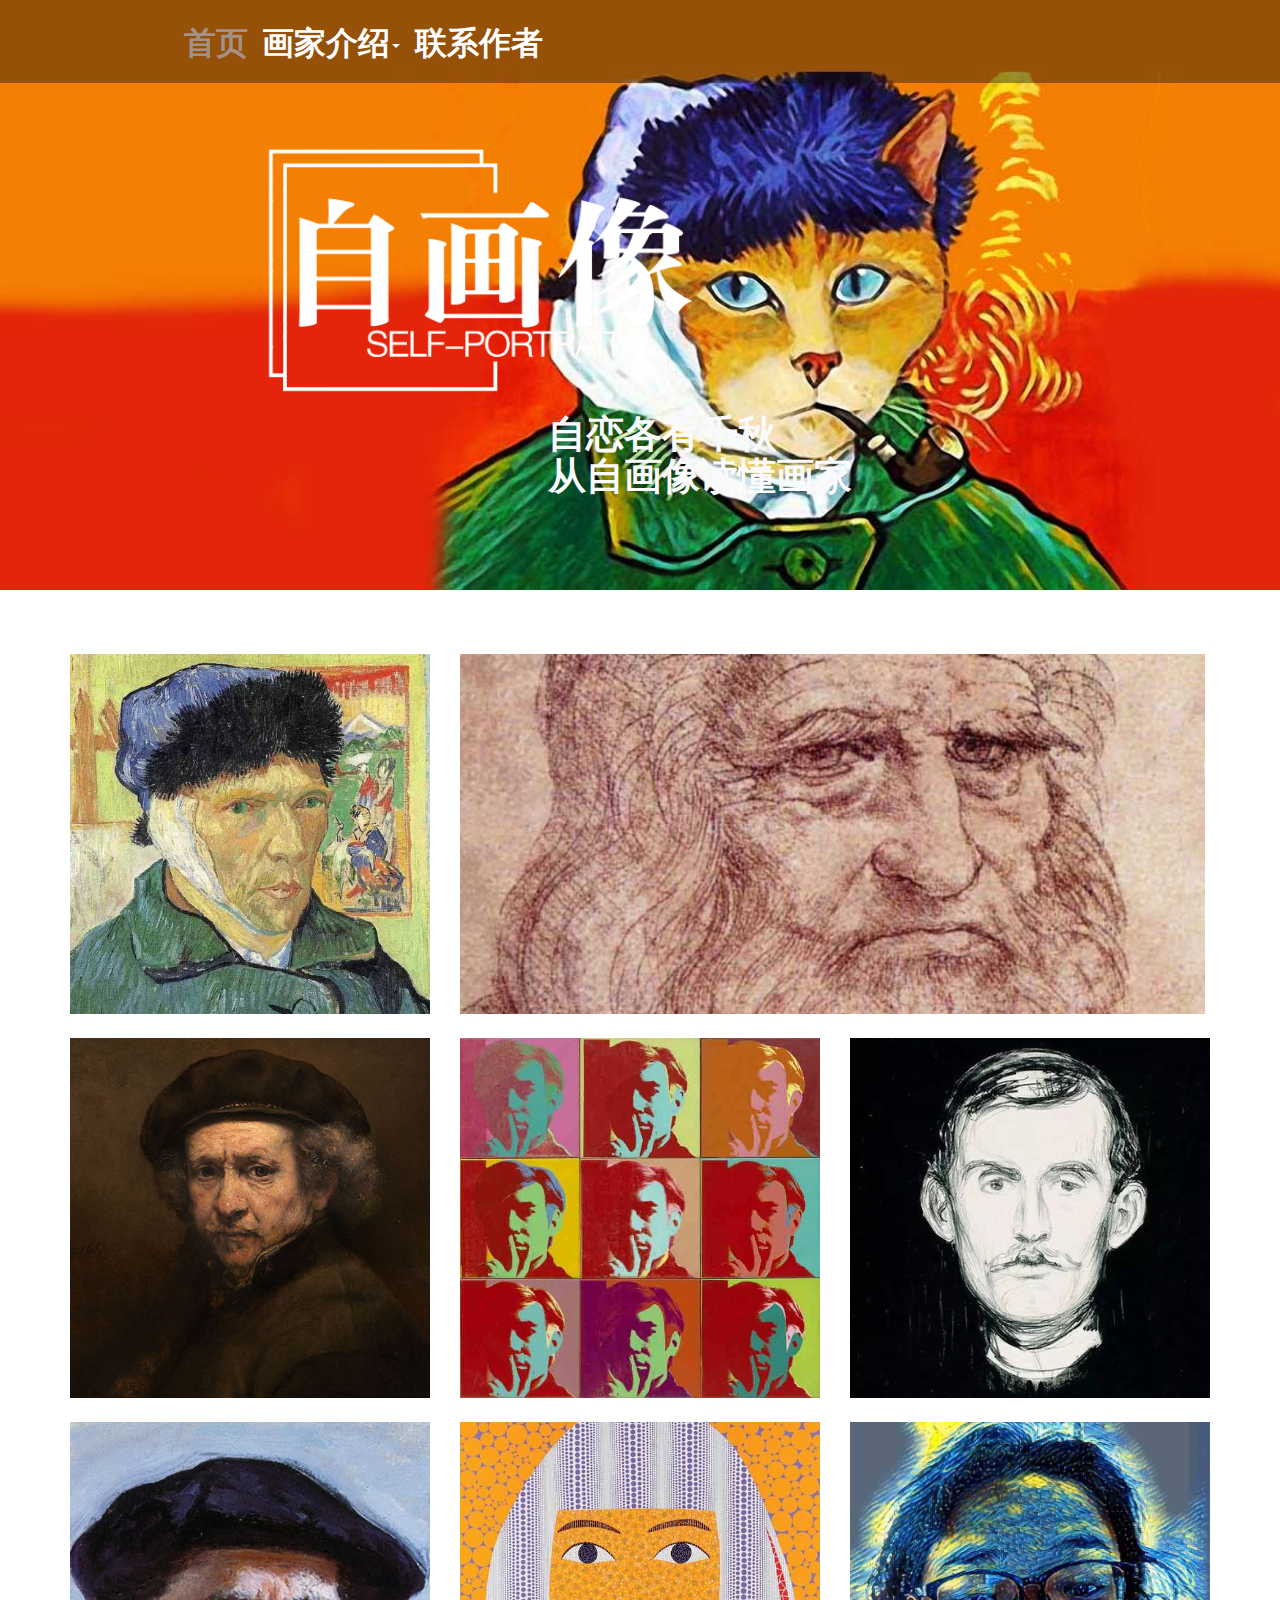
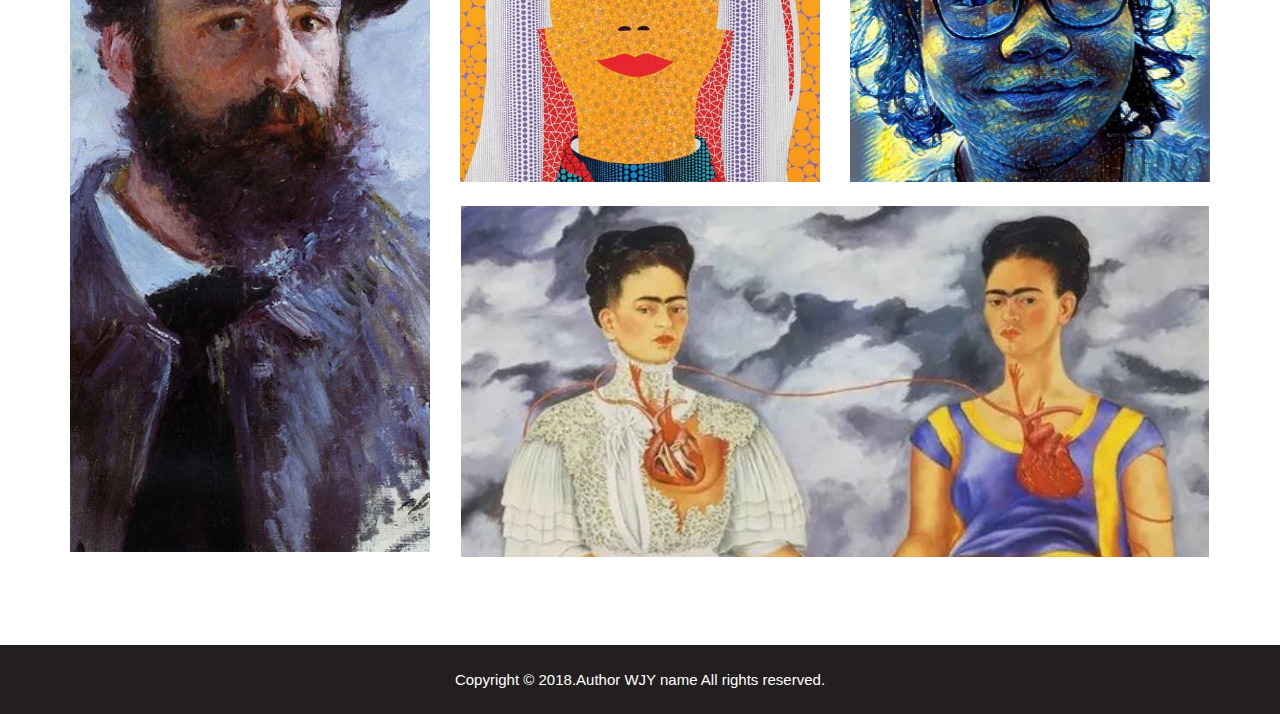
<file: index.html>
<!DOCTYPE html>
<html>
<head>
<title>主页</title>
<link href="css/bootstrap.css" rel="stylesheet" type="text/css" media="all">
<link href="css/style.css" rel="stylesheet" type="text/css" media="all"/>
<link rel="stylesheet" href="https://cdn.staticfile.org/twitter-bootstrap/3.3.7/css/bootstrap.min.css">
<!--网络字体-->
<link href='https://fonts.googleapis.com/css?family=Roboto+Slab:400,100,300,700' rel='stylesheet' type='text/css'>
<!--js-->
<script src="js/jquery.min.js"></script>
<meta name="viewport" content="width=device-width, initial-scale=1">
<script type="application/x-javascript"> addEventListener("load", function() { setTimeout(hideURLbar, 0); }, false); function hideURLbar(){ window.scrollTo(0,1); } </script>
<script src="https://cdn.staticfile.org/jquery/2.1.1/jquery.min.js"></script>
<script src="https://cdn.staticfile.org/twitter-bootstrap/3.3.7/js/bootstrap.min.js"></script>

<!--开始-平滑滚动smooth scroll -->
<script type="text/javascript" src="js/move-top.js"></script>
<script type="text/javascript" src="js/easing.js"></script>
	<script type="text/javascript">
			jQuery(document).ready(function($) {
				$(".scroll").click(function(event){		
					event.preventDefault();
					$('html,body').animate({scrollTop:$(this.hash).offset().top},1000);
				});
			});
	</script>
<!-- //结束平滑滚动smooth scroll -->
<script src="js/jquery.magnific-popup.js" type="text/javascript"></script>
<link href="css/magnific-popup.css" rel="stylesheet" type="text/css">
<script>
			$(document).ready(function() {
				$('.popup-with-zoom-anim').magnificPopup({
					type: 'inline',
					fixedContentPos: false,
					fixedBgPos: true,
					overflowY: 'auto',
					closeBtnInside: true,
					preloader: false,
					midClick: true,
					removalDelay: 300,
					mainClass: 'my-mfp-zoom-in'
			});
		});
		</script>
</head>
<body>
<!--网页顶部header-->
 <div class="header" id="home">
		<div class="strip">
				<div class="container">
						  <div class="header-main">
								  <span class="menu"><img src="images/icon.png"> </span> 
								  <div class="clear"> </div>
								  <div class="header-right">  	         	
												<ul class="res">
													 <li><a  class="active" href="index.html">首页</a></li>
													 <li class="dropdown">
														 <a  class="dropdown-toggle" data-toggle="dropdown" href="#">
															 画家介绍<span class="caret"></span>
														 </a>
														 <ul class="dropdown-menu">
																<li><a href="fangao.html">文森特·梵高</a></li>
																<li><a href="dafenqi.html">达·芬奇</a></li>
																<li><a href="lunbolang.html">伦勃朗</a></li>
																<li><a href="andiwohuoer.html">安迪·沃霍尔</a></li>
																<li><a href="mengke.html">爱德华·蒙克</a></li>
																<li><a href="monai.html">克劳德·莫奈</a></li>
																<li><a href="cjms.html">草间弥生</a></li>
																<li><a href="fulida.html">弗里达·卡罗</a></li>
														 </ul>
													</li>
													 <li><a href="contact.html">联系作者</a></li>
												 </ul> 
												  <script>
																		   $( "span.menu").click(function() {
																											 $(  "ul.res" ).slideToggle("slow", function() {
																											  // Animation complete.
																											  });
																											  });
																	  </script>
																					
								 </div>
							 <div class="clearfix"> </div>
						 </div>
				</div> 
	   </div>
	    <div class="logo">
			<div>
					<a href="index.html"><img src="images/logo.png" height="300px"></a>
			</div>
			<h1 class="ppp">自恋各有千秋 <br> 从自画像读懂画家</h1>    
		</div>
 </div>
 <!---弹出框---->
					  <script type="text/javascript" src="js/modernizr.custom.min.js"></script>    
					<link href="css/popuo-box.css" rel="stylesheet" type="text/css" media="all"/>
					<script src="js/jquery.magnific-popup.js" type="text/javascript"></script>
			<!---//弹出框---->

<!--工作区域-->
<div class="work">
	<div class="container">
		<div class="row work-row">
			<a href="#small-dialog" class="thickbox play-icon popup-with-zoom-anim"><div class="col-md-4 work-column">
				<img src="images/fangao.jpg" alt="" class="img-cap" height="360px" width="360px">
				<div class="caption">
					  <div class="text">
					        <h3>梵高</h3>
					        <p>文森特·梵高（Vincent van Gogh，1853—1890）</br>荷兰后印象派画家。</br>代表作有《星月夜》、自画像系列、向日葵系列等。</p>
					  </div>
				</div>
			</div>
			</a>
			<div id="small-dialog" class="mfp-hide">
				<div class="image-top">
					<img src="images/fangao2.jpg" />
					<a href="fangao.html" class=".btn-danger">了解更多</a>
				</div>
			</div>
			<a href="#small-dialog1" class="thickbox play-icon popup-with-zoom-anim"><div class="col-md-8 work-column">
				<img src="images/dafenqi.jpg" alt="" class="img-width" height="360px" width="745px">
				<div class="caption capt">
					<div class="text sma">
					        <h3>达芬奇</h3>
					        <p>达·芬奇是列奥纳多·迪·皮耶罗·达·芬奇 （意大利文原名：Leonardo di ser Piero da Vinci）（1452年4月15日—1519年5月2日），意大利著名画家、科学家，与拉斐尔、米开朗基罗并称意大利文艺复兴三杰，也是整个欧洲文艺复兴时期的代表之一。</p>
					  </div>
				</div>
			</div>
		</a>
		<div id="small-dialog1" class="mfp-hide">
				<div class="image-top">
					<img src="images/dafenqi2.jpg"/>
					<a href="dafenqi.html" class=".btn-danger">了解更多</a>
				</div>
			</div>
			<div class="clearfix"> </div> 
		</div>
		<div class="row work-row1">
			<a href="#small-dialog2" class="thickbox play-icon popup-with-zoom-anim"><div class="col-md-4 work-column">
				<img src="images/lunbolang1.jpg" alt="" class="img-cap" height="360px" width="360px">
				<div class="caption">
					<div class="text">
					        <h3>伦勃朗</h3>
					        <p>伦勃朗·哈尔曼松·凡·莱因</br>（Rembrandt Harmenszoon van Rijn，1606-1669）</br>是欧洲17世纪最伟大的画家之一</br>也是荷兰历史上最伟大的画家。</p>
					  </div>
				</div>
			</div>
		</a>
		<div id="small-dialog2" class="mfp-hide">
				<div class="image-top">
					<img src="images/lunbolang2.jpg"/>
					<a href="lunbolang.html" class=".btn-danger">了解更多</a>
				</div>
			</div>
			<a href="#small-dialog3" class="thickbox play-icon popup-with-zoom-anim"><div class="col-md-4 work-column">
				<img src="images/huowoer.jpg" alt="" class="img-cap" height="360px" width="360px">
				<div class="caption">
					<div class="text">
					        <h3>安迪·沃霍尔</h3>
					        <p>安迪·沃霍尔（Andy Warhol，1928—1987）</br>被誉为20世纪艺术界最有名的人物之一是波普艺术的倡导者和领袖。</p>
					  </div>
				</div>
			</div>
		</a>
		<div class="tlinks">Collect from <a href="http://www.cssmoban.com/" >企业网站模板</a></div>
		<div id="small-dialog3" class="mfp-hide">
				<div class="image-top">
					<img src="images/huowoer.jpg"/>
					<a href="andiwohuoer.html" class=".btn-danger">了解更多</a>
				</div>
			</div>
			<a href="#small-dialog4" class="thickbox play-icon popup-with-zoom-anim"><div class="col-md-4 work-column">
				<img src="images/mengke1.jpg" alt="" class="img-cap" height="360px" width="360px">
				<div class="caption">
					<div class="text">
					        <h3>爱德华·蒙克</h3>
					        <p>爱德华·蒙克（Edvard Munch，1863—1944）</br>挪威表现主义画家、版画复制匠，现代表现主义绘画的先驱。</p>
					  </div>
				</div>
			</div>
		</a>
		<div id="small-dialog4" class="mfp-hide">
				<div class="image-top">
					<img src="images/mengke2.jpg"/>
					<a href="mengke.html" class=".btn-danger">了解更多</a>
				</div>
			</div>
		</div>
		<div class="row work-row1">
			<a href="#small-dialog5" class="thickbox play-icon popup-with-zoom-anim"><div class="col-md-4 work-column">
				<img src="images/monai1.jpg" alt="" class="img-height" height="730px" width="360px">
				<div class="caption car">
					<div class="text big">
					        <h3>克劳德·莫奈</h3>
					        <p>克劳德·莫奈（Claude Monet，1840－1926）</br>法国画家，被誉为“印象派领导者”</br>是印象派代表人物和创始人之一。</p>
					  </div>
				</div>
			</div>
		</a>
		<div id="small-dialog5" class="mfp-hide">
				<div class="image-top">
					<img src="images/monai2.jpg"/>
					<a href="monai.html" class=".btn-danger">了解更多</a>
				</div>
			</div>
			<div class="col-md-8" >
				<div class="row">
					<a href="#small-dialog6" class="thickbox play-icon popup-with-zoom-anim"><div class="col-md-6 work-column">
						<img src="images/cjms1.jpg" alt="" class="img-cap" height="360px" width="360px">
						<div class="caption">
							<div class="text">
					        <h3>草间弥生</h3>
					        <p>草间弥生(Yayoi Kusama 1929—— )世界的波点女王，日本国宝级艺术家</p>
					  </div>
						</div>
					</div>
				</a>
				<div id="small-dialog6" class="mfp-hide">
				<div class="image-top">
					<img src="images/cjms2.jpg"/>
					<a href="cjms.html" class=".btn-danger">了解更多</a>
				</div>
			</div>
					<a href="#small-dialog7" class="thickbox play-icon popup-with-zoom-anim"><div class="col-md-6 work-column">
						<img src="images/myself.jpg" alt="" class="img-cap" height="360px" width="360px">
						<div class="caption">
							<div class="text">
					        <h2>我</h2>
					  </div>
						</div>
					</div>
				</a>
				<div id="small-dialog7" class="mfp-hide">
				<div class="image-top">
					<img src="images/myself.jpg"/>
				</div>
			</div>
					<div class="clearfix"> </div>
					<a href="#small-dialog8" class="thickbox play-icon popup-with-zoom-anim"><div class="cat-row work-column">
						<img src="images/fulida1.jpg" alt="" class="img-width">
						<div class="caption cat">
							<div class="text sma">
					        <h3>弗里达·卡罗</h3>
					        <p>弗里达·卡罗（Frida Kahlo 1907年7月6日－1954年7月13日）是一位知名的墨西哥女画家。</p>
					  </div>
						</div>
					</div>
				</a>
				<div id="small-dialog8" class="mfp-hide">
				<div class="image-top">
					<img src="images/fulida2.jpg"/>
					<a href="fulida.html" class=".btn-danger">了解更多</a>
				</div>
			</div>
				</div>
				
			</div>
		</div>
	</div>
</div>

  <!--底部开始-->
  <div class="footer">
		<div class="container">
				 <div class="footer-main">
							<p>Copyright &copy; 2018.Author WJY name All rights reserved.</p>
				 </div> 
		</div>
		<script type="text/javascript">
								$(document).ready(function() {
									/*
									*****返回顶部******
									var defaults = {
										  containerID: 'toTop', // fading element id
										containerHoverID: 'toTopHover', // fading element hover id
										scrollSpeed: 1200,
										easingType: 'linear' 
									 };
									*/
									
									$().UItoTop({ easingType: 'easeOutQuart' });
									
								});
							</script>
				<a href="#" id="toTop" style="display: block;"> <span id="toTopHover" style="opacity: 1;"> </span></a>
</div>
	
</body>
</html>
</file>
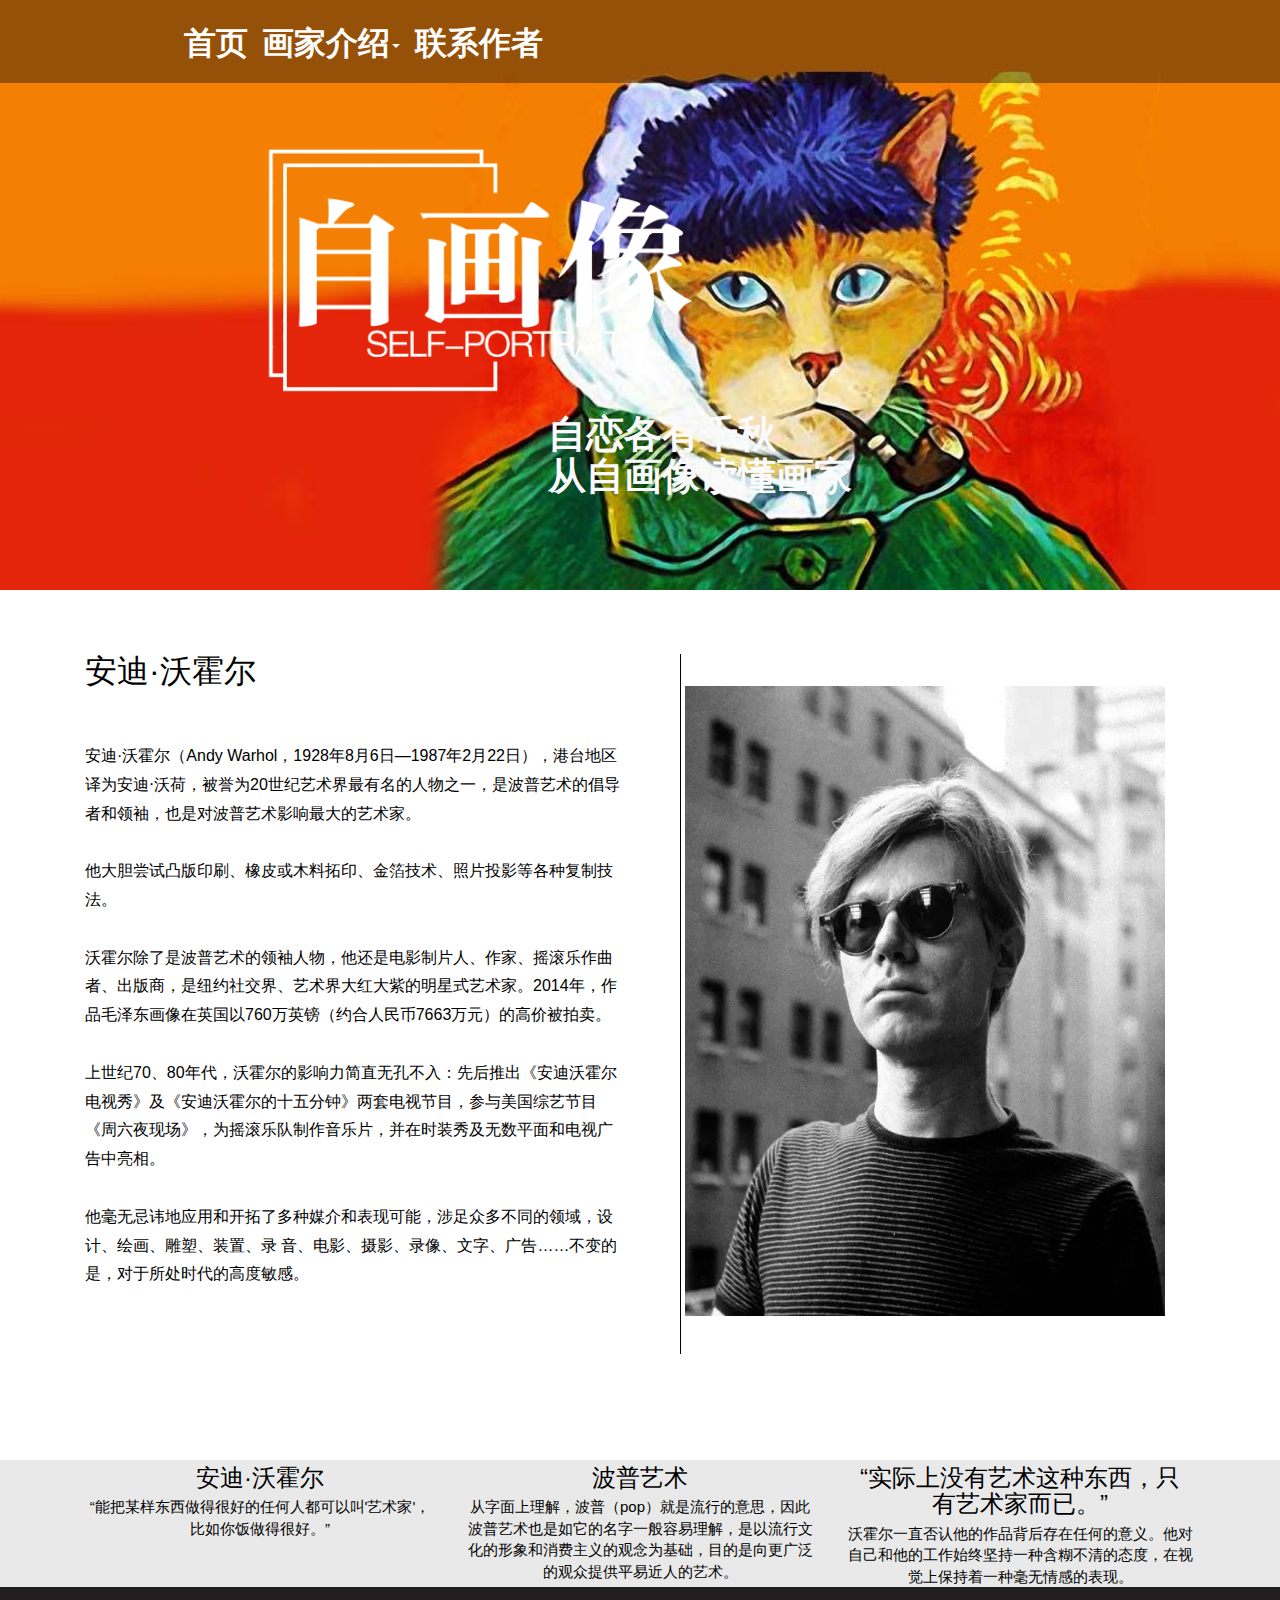
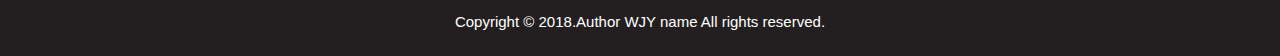
<file: andiwohuoer.html>
<!DOCTYPE html>
<html>
<head>
<title>安迪·沃霍尔</title>
<link href="css/bootstrap.css" rel="stylesheet" type="text/css" media="all">
<link href="css/style.css" rel="stylesheet" type="text/css" media="all"/>
<link rel="stylesheet" href="https://cdn.staticfile.org/twitter-bootstrap/3.3.7/css/bootstrap.min.css">
<!--网络字体-->
<link href='https://fonts.googleapis.com/css?family=Roboto+Slab:400,100,300,700' rel='stylesheet' type='text/css'>
<!--js-->
<script src="js/jquery.min.js"></script>
<meta name="viewport" content="width=device-width, initial-scale=1">
<script type="application/x-javascript"> addEventListener("load", function() { setTimeout(hideURLbar, 0); }, false); function hideURLbar(){ window.scrollTo(0,1); } </script>
<script src="https://cdn.staticfile.org/jquery/2.1.1/jquery.min.js"></script>
<script src="https://cdn.staticfile.org/twitter-bootstrap/3.3.7/js/bootstrap.min.js"></script>
<!--开始-平滑滚动smooth scroll -->
<script type="text/javascript" src="js/move-top.js"></script>
<script type="text/javascript" src="js/easing.js"></script>
	<script type="text/javascript">
			jQuery(document).ready(function($) {
				$(".scroll").click(function(event){		
					event.preventDefault();
					$('html,body').animate({scrollTop:$(this.hash).offset().top},1000);
				});
			});
	</script>
<!-- //结束平滑滚动smooth scroll -->
</head>
<body>
<!--网页顶部header-->
<div class="header" id="home">
		<div class="strip">
				<div class="container">
						  <div class="header-main">
								  <span class="menu"><img src="images/icon.png"> </span> 
								  <div class="clear"> </div>
								  <div class="header-right">  	         	
												<ul class="res">
													 <li><a  href="index.html">首页</a></li>
													 <li class="dropdown">
														 <a  class="dropdown-toggle" data-toggle="dropdown" href="#">
															 画家介绍<span class="caret"></span>
														 </a>
														 <ul class="dropdown-menu">
															<li><a href="fangao.html">文森特·梵高</a></li>
															<li><a href="dafenqi.html">达·芬奇</a></li>
															<li><a href="lunbolang.html">伦勃朗</a></li>
															<li><a href="andiwohuoer.html">安迪·沃霍尔</a></li>
															<li><a href="mengke.html">爱德华·蒙克</a></li>
															<li><a href="monai.html">克劳德·莫奈</a></li>
															<li><a href="cjms.html">草间弥生</a></li>
															<li><a href="fulida.html">弗里达·卡罗</a></li>
													 </ul>
													</li>
													 <li><a href="contact.html">联系作者</a></li>
												 </ul> 
												  <script>
																		   $( "span.menu").click(function() {
																											 $(  "ul.res" ).slideToggle("slow", function() {
																											  // Animation complete.
																											  });
																											  });
																	  </script>
																					
								 </div>
							 <div class="clearfix"> </div>
						 </div>
				</div> 
	   </div>
	    <div class="logo">
			<div>
					<a href="index.html"><img src="images/logo.png" height="300px"></a>
			</div>
			<h1 class="ppp">自恋各有千秋 <br> 从自画像读懂画家</h1>    
		</div>
 </div>
<!--头部结束end-->

<div class="work-us">
	<div class="container">
		<div class="work-us-main">
			<div class="col-md-6 work-us-left">
				<h3>安迪·沃霍尔</h3>
				<p></br>安迪·沃霍尔（Andy Warhol，1928年8月6日—1987年2月22日），港台地区译为安迪‧沃荷，被誉为20世纪艺术界最有名的人物之一，是波普艺术的倡导者和领袖，也是对波普艺术影响最大的艺术家。</br></br>
					他大胆尝试凸版印刷、橡皮或木料拓印、金箔技术、照片投影等各种复制技法。</br></br>
					沃霍尔除了是波普艺术的领袖人物，他还是电影制片人、作家、摇滚乐作曲者、出版商，是纽约社交界、艺术界大红大紫的明星式艺术家。2014年，作品毛泽东画像在英国以760万英镑（约合人民币7663万元）的高价被拍卖。</br></br>
					上世纪70、80年代，沃霍尔的影响力简直无孔不入：先后推出《安迪沃霍尔电视秀》及《安迪沃霍尔的十五分钟》两套电视节目，参与美国综艺节目《周六夜现场》，为摇滚乐队制作音乐片，并在时装秀及无数平面和电视广告中亮相。</br></br>
					他毫无忌讳地应用和开拓了多种媒介和表现可能，涉足众多不同的领域，设计、绘画、雕塑、装置、录
					音、电影、摄影、录像、文字、广告……不变的是，对于所处时代的高度敏感。
				</p>
			  <span class="ver-line"> </span>
			</div>
			<div class="col-md-6 work-up-right">
				<img src="images/andizhaopian.jpg" width="480px" height="630px">				
			</div>
		  <div class="clearfix"> </div>
		</div>
	</div>
</div>


<div class="about">
	<div class="container">
		<div class="about-main">
			<div class="col-md-4 about-top">
				<h3>安迪·沃霍尔</h3>
				<p>“能把某样东西做得很好的任何人都可以叫'艺术家'，比如你饭做得很好。”</p>
			</div>
			<div class="col-md-4 about-top">
				<h3>波普艺术</h3>
				<p>从字面上理解，波普（pop）就是流行的意思，因此波普艺术也是如它的名字一般容易理解，是以流行文化的形象和消费主义的观念为基础，目的是向更广泛的观众提供平易近人的艺术。</p>
			</div>
			<div class="col-md-4 about-top">
				<h3>“实际上没有艺术这种东西，只有艺术家而已。”</h3>
				<p>沃霍尔一直否认他的作品背后存在任何的意义。他对自己和他的工作始终坚持一种含糊不清的态度，在视觉上保持着一种毫无情感的表现。</p>
			</div>
		 <div class="clearfix"> </div>
		</div>
	</div>
</div>

  <!--底部开始-->
  <div class="footer">
		<div class="container">
				 <div class="footer-main">
							<p>Copyright &copy; 2018.Author WJY name All rights reserved.</p>
				 </div> 
		</div>
		<script type="text/javascript">
								$(document).ready(function() {
									/*
									*****返回顶部******
									var defaults = {
										  containerID: 'toTop', // fading element id
										containerHoverID: 'toTopHover', // fading element hover id
										scrollSpeed: 1200,
										easingType: 'linear' 
									 };
									*/
									
									$().UItoTop({ easingType: 'easeOutQuart' });
									
								});
							</script>
				<a href="#" id="toTop" style="display: block;"> <span id="toTopHover" style="opacity: 1;"> </span></a>
</div>
	
</body>
</html>
</file>
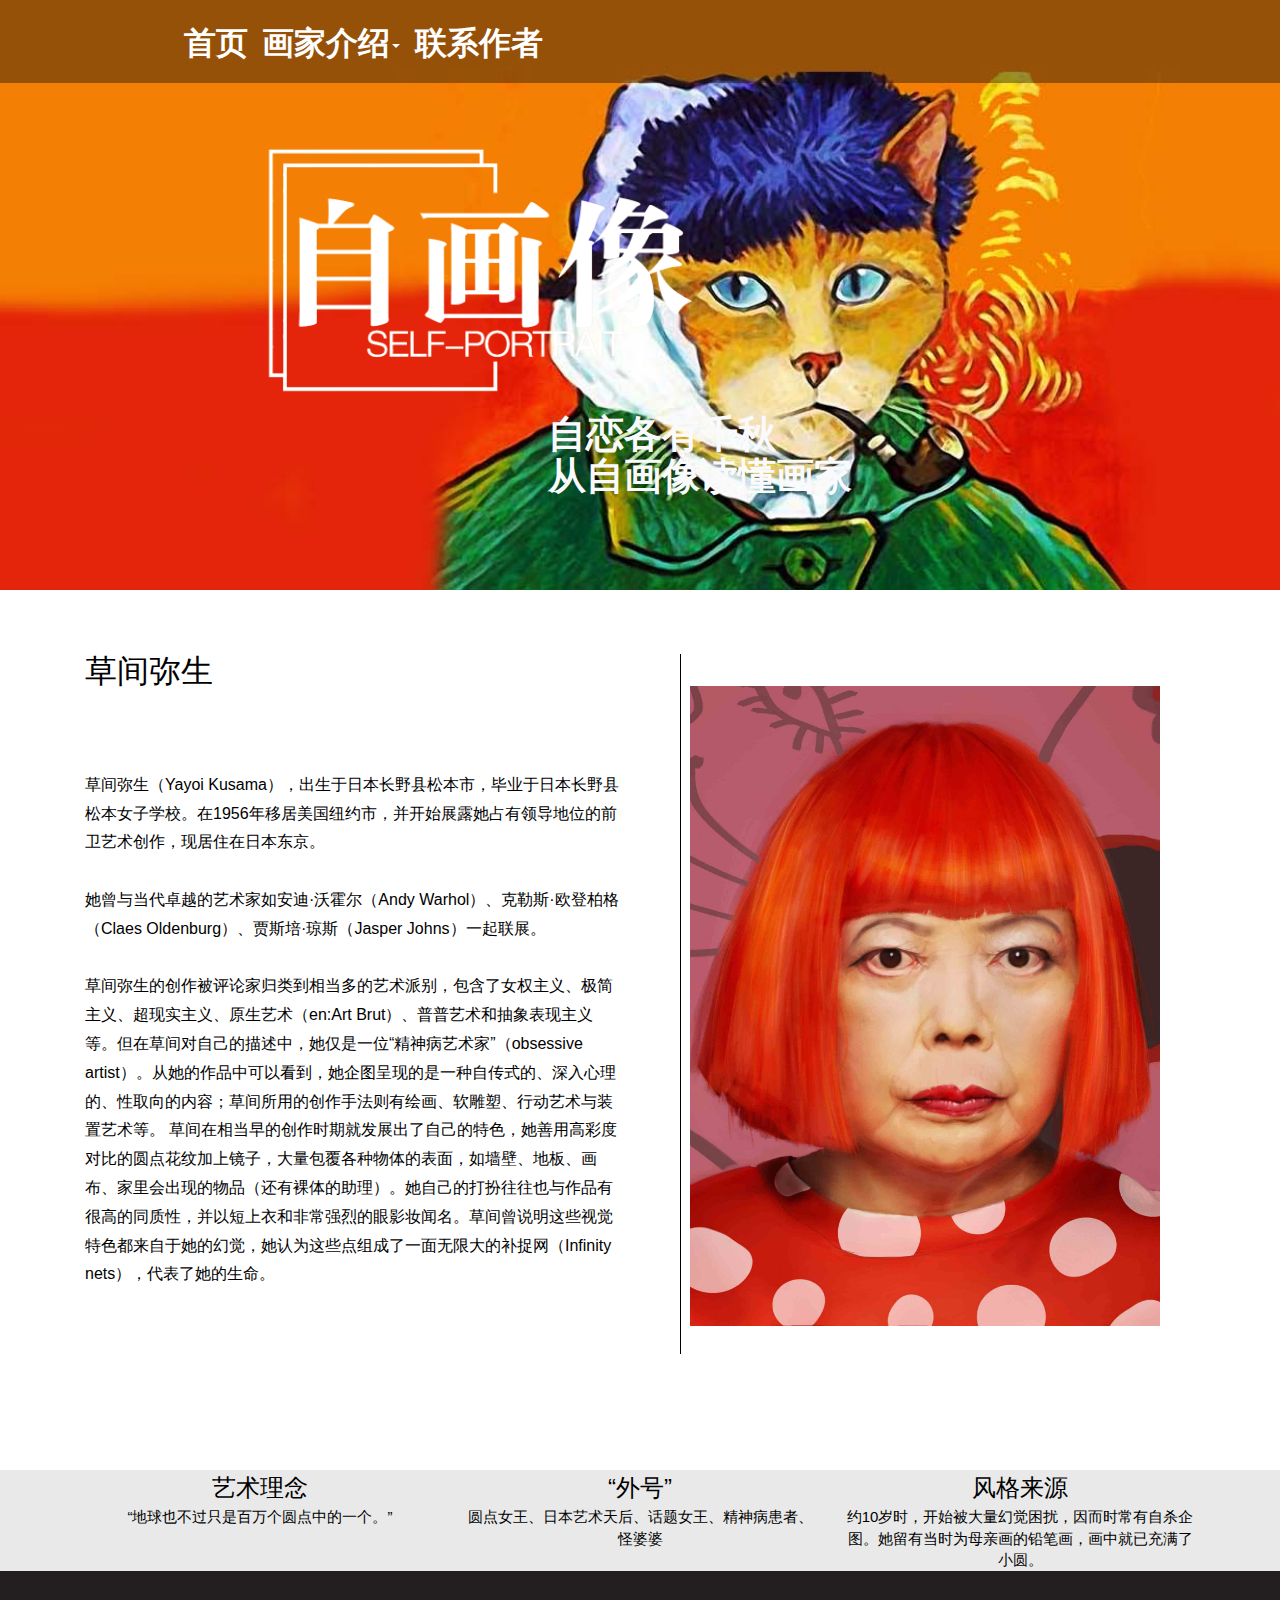
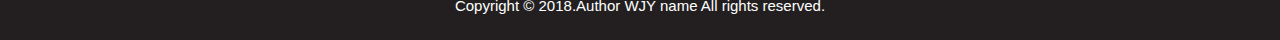
<file: cjms.html>
<!DOCTYPE html>
<html>
<head>
<title>草间弥生</title>
<link href="css/bootstrap.css" rel="stylesheet" type="text/css" media="all">
<link href="css/style.css" rel="stylesheet" type="text/css" media="all"/>
<link rel="stylesheet" href="https://cdn.staticfile.org/twitter-bootstrap/3.3.7/css/bootstrap.min.css">
<!--网络字体-->
<link href='https://fonts.googleapis.com/css?family=Roboto+Slab:400,100,300,700' rel='stylesheet' type='text/css'>
<!--js-->
<script src="js/jquery.min.js"></script>
<meta name="viewport" content="width=device-width, initial-scale=1">
<script type="application/x-javascript"> addEventListener("load", function() { setTimeout(hideURLbar, 0); }, false); function hideURLbar(){ window.scrollTo(0,1); } </script>
<script src="https://cdn.staticfile.org/jquery/2.1.1/jquery.min.js"></script>
<script src="https://cdn.staticfile.org/twitter-bootstrap/3.3.7/js/bootstrap.min.js"></script>
<!--开始-平滑滚动smooth scroll -->
<script type="text/javascript" src="js/move-top.js"></script>
<script type="text/javascript" src="js/easing.js"></script>
	<script type="text/javascript">
			jQuery(document).ready(function($) {
				$(".scroll").click(function(event){		
					event.preventDefault();
					$('html,body').animate({scrollTop:$(this.hash).offset().top},1000);
				});
			});
	</script>
<!-- //结束平滑滚动smooth scroll -->
</head>
<body>
<!--网页顶部header-->
<div class="header" id="home">
		<div class="strip">
				<div class="container">
						  <div class="header-main">
								  <span class="menu"><img src="images/icon.png"> </span> 
								  <div class="clear"> </div>
								  <div class="header-right">  	         	
												<ul class="res">
													 <li><a  href="index.html">首页</a></li>
													 <li class="dropdown">
														 <a  class="dropdown-toggle" data-toggle="dropdown" href="#">
															 画家介绍<span class="caret"></span>
														 </a>
														 <ul class="dropdown-menu">
															<li><a href="fangao.html">文森特·梵高</a></li>
															<li><a href="dafenqi.html">达·芬奇</a></li>
															<li><a href="lunbolang.html">伦勃朗</a></li>
															<li><a href="andiwohuoer.html">安迪·沃霍尔</a></li>
															<li><a href="mengke.html">爱德华·蒙克</a></li>
															<li><a href="monai.html">克劳德·莫奈</a></li>
															<li><a href="cjms.html">草间弥生</a></li>
															<li><a href="fulida.html">弗里达·卡罗</a></li>
													 </ul>
													</li>
													 <li><a href="contact.html">联系作者</a></li>
												 </ul> 
												  <script>
																		   $( "span.menu").click(function() {
																											 $(  "ul.res" ).slideToggle("slow", function() {
																											  // Animation complete.
																											  });
																											  });
																	  </script>
																					
								 </div>
							 <div class="clearfix"> </div>
						 </div>
				</div> 
	   </div>
	    <div class="logo">
			<div>
					<a href="index.html"><img src="images/logo.png" height="300px"></a>
			</div>
			<h1 class="ppp">自恋各有千秋 <br> 从自画像读懂画家</h1>    
		</div>
 </div>
<!--头部结束end-->

<div class="work-us">
	<div class="container">
		<div class="work-us-main">
			<div class="col-md-6 work-us-left">
				<h3>草间弥生</h3>
				<p></br></br>草间弥生（Yayoi Kusama），出生于日本长野县松本市，毕业于日本长野县松本女子学校。在1956年移居美国纽约市，并开始展露她占有领导地位的前卫艺术创作，现居住在日本东京。</br></br>
					她曾与当代卓越的艺术家如安迪·沃霍尔（Andy Warhol）、克勒斯·欧登柏格（Claes Oldenburg）、贾斯培·琼斯（Jasper Johns）一起联展。</br></br>
					草间弥生的创作被评论家归类到相当多的艺术派别，包含了女权主义、极简主义、超现实主义、原生艺术（en:Art Brut）、普普艺术和抽象表现主义等。但在草间对自己的描述中，她仅是一位“精神病艺术家”（obsessive artist）。从她的作品中可以看到，她企图呈现的是一种自传式的、深入心理的、性取向的内容；草间所用的创作手法则有绘画、软雕塑、行动艺术与装置艺术等。
					草间在相当早的创作时期就发展出了自己的特色，她善用高彩度对比的圆点花纹加上镜子，大量包覆各种物体的表面，如墙壁、地板、画布、家里会出现的物品（还有裸体的助理）。她自己的打扮往往也与作品有很高的同质性，并以短上衣和非常强烈的眼影妆闻名。草间曾说明这些视觉特色都来自于她的幻觉，她认为这些点组成了一面无限大的补捉网（Infinity nets），代表了她的生命。
				</p>
			  <span class="ver-line"> </span>
			</div>
			<div class="col-md-6 work-up-right">
				<img src="images/cjms3.jpg" width="470px" height="640px">				
			</div>
		  <div class="clearfix"> </div>
		</div>
	</div>
</div>


<div class="about">
	<div class="container">
		<div class="about-main">
			<div class="col-md-4 about-top">
				<h3>艺术理念</h3>
				<p>“地球也不过只是百万个圆点中的一个。”</p>
			</div>
			<div class="col-md-4 about-top">
				<h3>“外号”</h3>
				<p>圆点女王、日本艺术天后、话题女王、精神病患者、怪婆婆</p>
			</div>
			<div class="col-md-4 about-top">
				<h3>风格来源</h3>
				<p>约10岁时，开始被大量幻觉困扰，因而时常有自杀企图。她留有当时为母亲画的铅笔画，画中就已充满了小圆。</p>
			</div>
		 <div class="clearfix"> </div>
		</div>
	</div>
</div>


  <!--底部开始-->
  <div class="footer">
		<div class="container">
				 <div class="footer-main">
							<p>Copyright &copy; 2018.Author WJY name All rights reserved.</p>
				 </div> 
		</div>
		<script type="text/javascript">
								$(document).ready(function() {
									/*
									*****返回顶部******
									var defaults = {
										  containerID: 'toTop', // fading element id
										containerHoverID: 'toTopHover', // fading element hover id
										scrollSpeed: 1200,
										easingType: 'linear' 
									 };
									*/
									
									$().UItoTop({ easingType: 'easeOutQuart' });
									
								});
							</script>
				<a href="#" id="toTop" style="display: block;"> <span id="toTopHover" style="opacity: 1;"> </span></a>
</div>
	
</body>
</html>
</file>
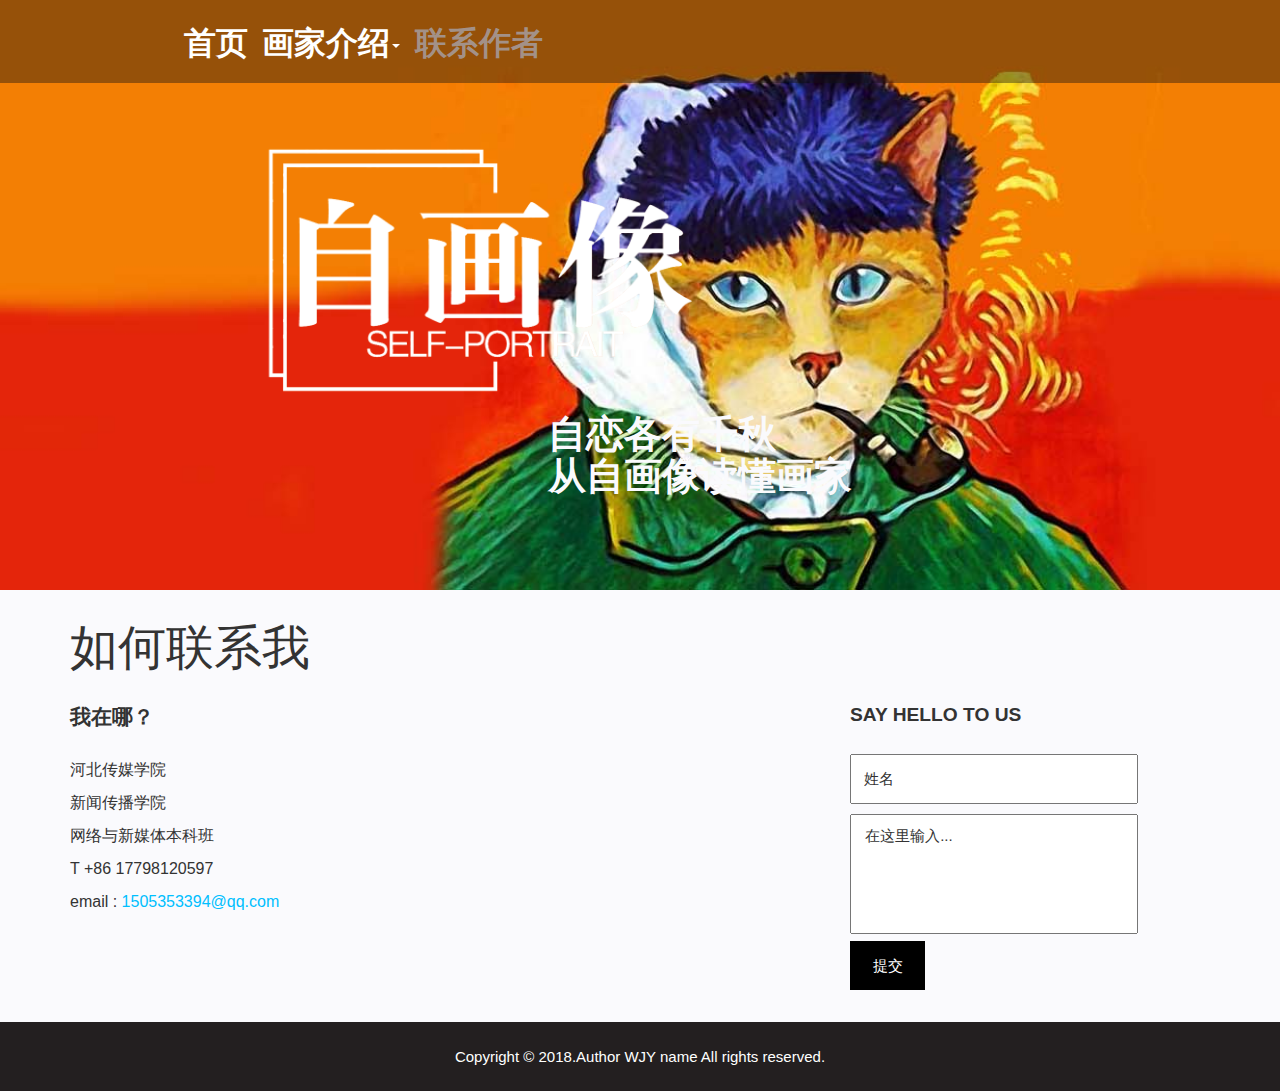
<file: contact.html>
<!DOCTYPE html>
<html>
<head>
<title>联系作者</title>
<link href="css/bootstrap.css" rel="stylesheet" type="text/css" media="all">
<link href="css/style.css" rel="stylesheet" type="text/css" media="all"/>
<link rel="stylesheet" href="https://cdn.staticfile.org/twitter-bootstrap/3.3.7/css/bootstrap.min.css">
<!--网络字体-->
<link href='https://fonts.googleapis.com/css?family=Roboto+Slab:400,100,300,700' rel='stylesheet' type='text/css'>
<!--js-->
<script src="js/jquery.min.js"></script>
<meta name="viewport" content="width=device-width, initial-scale=1">
<script type="application/x-javascript"> addEventListener("load", function() { setTimeout(hideURLbar, 0); }, false); function hideURLbar(){ window.scrollTo(0,1); } </script>
<script src="https://cdn.staticfile.org/jquery/2.1.1/jquery.min.js"></script>
<script src="https://cdn.staticfile.org/twitter-bootstrap/3.3.7/js/bootstrap.min.js"></script>

<!--开始-平滑滚动smooth scroll -->
<script type="text/javascript" src="js/move-top.js"></script>
<script type="text/javascript" src="js/easing.js"></script>
	<script type="text/javascript">
			jQuery(document).ready(function($) {
				$(".scroll").click(function(event){		
					event.preventDefault();
					$('html,body').animate({scrollTop:$(this.hash).offset().top},1000);
				});
			});
	</script>
<!-- //结束平滑滚动smooth scroll -->
<script src="js/jquery.magnific-popup.js" type="text/javascript"></script>
<link href="css/magnific-popup.css" rel="stylesheet" type="text/css">
<script>
			$(document).ready(function() {
				$('.popup-with-zoom-anim').magnificPopup({
					type: 'inline',
					fixedContentPos: false,
					fixedBgPos: true,
					overflowY: 'auto',
					closeBtnInside: true,
					preloader: false,
					midClick: true,
					removalDelay: 300,
					mainClass: 'my-mfp-zoom-in'
			});
		});
		</script>
</head>
<body>
<!--网页顶部header-->
<div class="header" id="home">
		<div class="strip">
				<div class="container">
						  <div class="header-main">
								  <span class="menu"><img src="images/icon.png"> </span> 
								  <div class="clear"> </div>
								  <div class="header-right">  	         	
												<ul class="res">
													 <li><a  href="index.html">首页</a></li>
													 <li class="dropdown">
														 <a  class="dropdown-toggle" data-toggle="dropdown" href="#">
															 画家介绍<span class="caret"></span>
														 </a>
														 <ul class="dropdown-menu">
															<li><a href="fangao.html">文森特·梵高</a></li>
															<li><a href="dafenqi.html">达·芬奇</a></li>
															<li><a href="lunbolang.html">伦勃朗</a></li>
															<li><a href="andiwohuoer.html">安迪·沃霍尔</a></li>
															<li><a href="mengke.html">爱德华·蒙克</a></li>
															<li><a href="monai.html">克劳德·莫奈</a></li>
															<li><a href="cjms.html">草间弥生</a></li>
															<li><a href="fulida.html">弗里达·卡罗</a></li>
													 </ul>
													</li>
													 <li><a class="active" href="contact.html">联系作者</a></li>
												 </ul> 
												  <script>
																		   $( "span.menu").click(function() {
																											 $(  "ul.res" ).slideToggle("slow", function() {
																											  // Animation complete.
																											  });
																											  });
																	  </script>
																					
								 </div>
							 <div class="clearfix"> </div>
						 </div>
				</div> 
	   </div>
	    <div class="logo">
			<div>
					<a href="index.html"><img src="images/logo.png" height="300px"></a>
			</div>
			<h1 class="ppp">自恋各有千秋 <br> 从自画像读懂画家</h1>    
		</div>
 </div>
		<!--头部结束end-->
<!--底部交流开始-->
<div class="contact">
 	   <div class="container">
 	   	         <div class="contact-main">
 	   	         	               <h3>如何联系我</h3>
 	   	         	              <div class="row contact-top">
 	   	         	              	       <div class="col-md-4 contact-left">
 	   	         	              	       	           <h3>我在哪？</h3>
 	   	         	              	       	           <p> 河北传媒学院</p>
 	   	         	              	       	           <p> 新闻传播学院</p>
 	   	         	              	       	           <p> 网络与新媒体本科班</p>
 	   	         	              	       	           <p>T +86 17798120597</p>
 	   	         	              	       	           <p>email : <a href="mailto:example@mail.com" >1505353394@qq.com</a></p>
 	   	         	              	       </div>
 	   	         	              	       <div class="col-md-4 contact-left">

 	   	         	              	       </div>
 	   	         	              	        <div class="col-md-4 contact-left">
 	   	         	              	       	          <h5>SAY HELLO TO US</h5>
 	   	         	              	       	         <form>
 	   	         	              	       	         	  <input type="text" class="textbox" value="姓名" onfocus="this.value = '';" onblur="if (this.value == '') {this.value = '姓名';}"/><br>
 	   	         	              	       	         	  <textarea value=""onfocus="this.value = '';" onblur="if (this.value == '') {this.value = '在这里输入...';}"/> 在这里输入... </textarea><br>
 	   	         	              	       	         	  <input type="submit" value="提交">
 	   	         	              	       	         </form>
 	   	         	              	       </div>
 	   	         	              </div>
 	   	         </div>
 	   </div>
 </div>

<!--底部开始-->
  <div class="footer">
		<div class="container">
				 <div class="footer-main">
							<p>Copyright &copy; 2018.Author WJY name All rights reserved.</p>
				 </div> 
		</div>
		<script type="text/javascript">
								$(document).ready(function() {
									/*
									*****返回顶部******
									var defaults = {
										  containerID: 'toTop', // fading element id
										containerHoverID: 'toTopHover', // fading element hover id
										scrollSpeed: 1200,
										easingType: 'linear' 
									 };
									*/
									
									$().UItoTop({ easingType: 'easeOutQuart' });
									
								});
							</script>
				<a href="#" id="toTop" style="display: block;"> <span id="toTopHover" style="opacity: 1;"> </span></a>
</div>
	
</body>
</html>
</file>
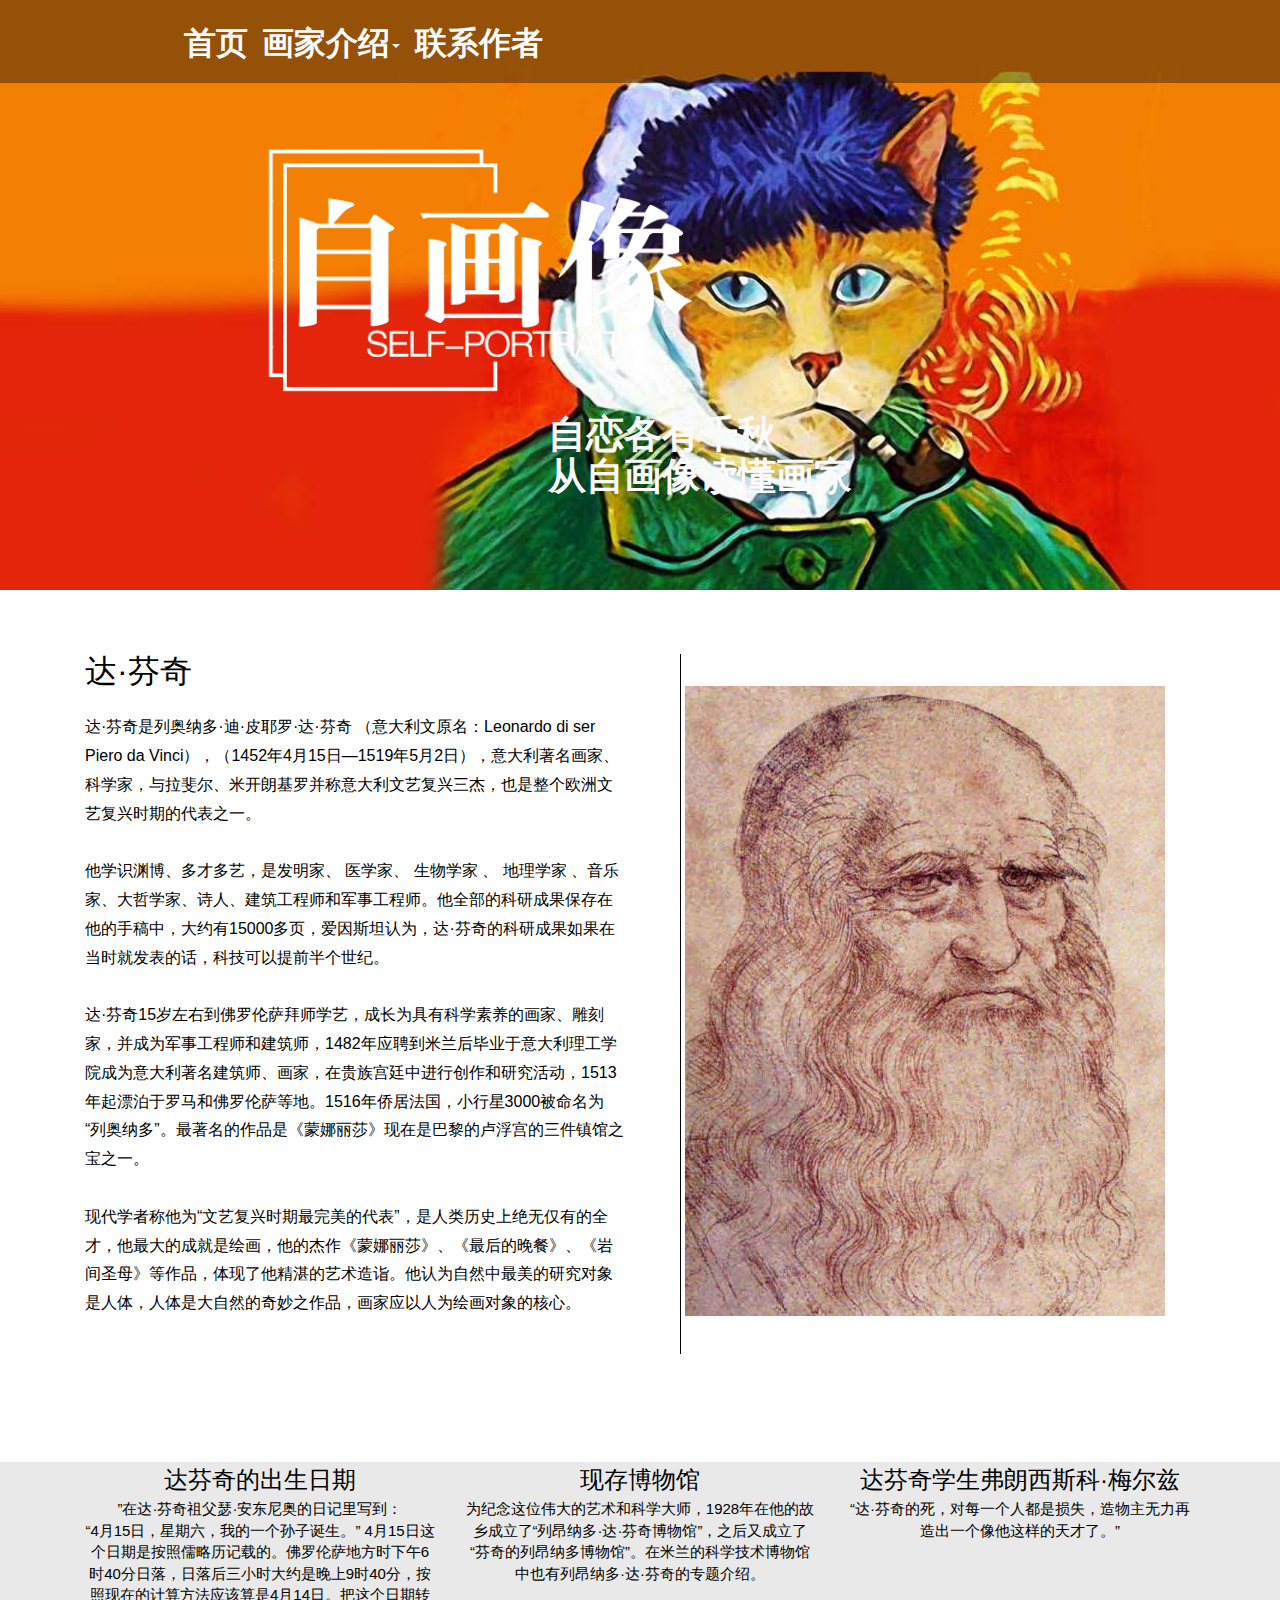
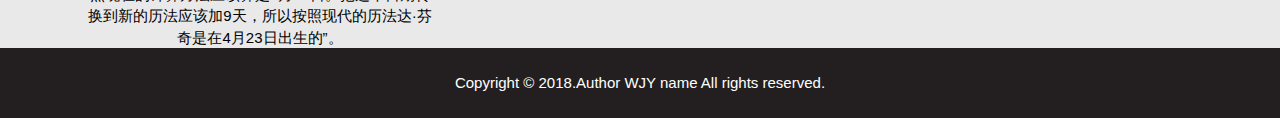
<file: dafenqi.html>
<!DOCTYPE html>
<html>
<head>
<title>达·芬奇</title>
<link href="css/bootstrap.css" rel="stylesheet" type="text/css" media="all">
<link href="css/style.css" rel="stylesheet" type="text/css" media="all"/>
<link rel="stylesheet" href="https://cdn.staticfile.org/twitter-bootstrap/3.3.7/css/bootstrap.min.css">
<!--网络字体-->
<link href='https://fonts.googleapis.com/css?family=Roboto+Slab:400,100,300,700' rel='stylesheet' type='text/css'>
<!--js-->
<script src="js/jquery.min.js"></script>
<meta name="viewport" content="width=device-width, initial-scale=1">
<script type="application/x-javascript"> addEventListener("load", function() { setTimeout(hideURLbar, 0); }, false); function hideURLbar(){ window.scrollTo(0,1); } </script>
<script src="https://cdn.staticfile.org/jquery/2.1.1/jquery.min.js"></script>
<script src="https://cdn.staticfile.org/twitter-bootstrap/3.3.7/js/bootstrap.min.js"></script>
<!--开始-平滑滚动smooth scroll -->
<script type="text/javascript" src="js/move-top.js"></script>
<script type="text/javascript" src="js/easing.js"></script>
	<script type="text/javascript">
			jQuery(document).ready(function($) {
				$(".scroll").click(function(event){		
					event.preventDefault();
					$('html,body').animate({scrollTop:$(this.hash).offset().top},1000);
				});
			});
	</script>
<!-- //结束平滑滚动smooth scroll -->
</head>
<body>
<!--网页顶部header-->
<div class="header" id="home">
		<div class="strip">
				<div class="container">
						  <div class="header-main">
								  <span class="menu"><img src="images/icon.png"> </span> 
								  <div class="clear"> </div>
								  <div class="header-right">  	         	
												<ul class="res">
													 <li><a  href="index.html">首页</a></li>
													 <li class="dropdown">
														 <a  class="dropdown-toggle" data-toggle="dropdown" href="#">
															 画家介绍<span class="caret"></span>
														 </a>
														 <ul class="dropdown-menu">
															<li><a href="fangao.html">文森特·梵高</a></li>
															<li><a href="dafenqi.html">达·芬奇</a></li>
															<li><a href="lunbolang.html">伦勃朗</a></li>
															<li><a href="andiwohuoer.html">安迪·沃霍尔</a></li>
															<li><a href="mengke.html">爱德华·蒙克</a></li>
															<li><a href="monai.html">克劳德·莫奈</a></li>
															<li><a href="cjms.html">草间弥生</a></li>
															<li><a href="fulida.html">弗里达·卡罗</a></li>
													 </ul>
													</li>
													 <li><a href="contact.html">联系作者</a></li>
												 </ul> 
												  <script>
																		   $( "span.menu").click(function() {
																											 $(  "ul.res" ).slideToggle("slow", function() {
																											  // Animation complete.
																											  });
																											  });
																	  </script>
																					
								 </div>
							 <div class="clearfix"> </div>
						 </div>
				</div> 
	   </div>
	    <div class="logo">
			<div>
					<a href="index.html"><img src="images/logo.png" height="300px"></a>
			</div>
			<h1 class="ppp">自恋各有千秋 <br> 从自画像读懂画家</h1>    
		</div>
 </div>
<!--头部结束end-->

<div class="work-us">
	<div class="container">
		<div class="work-us-main">
			<div class="col-md-6 work-us-left">
				<h3>达·芬奇</h3>
				<p>达·芬奇是列奥纳多·迪·皮耶罗·达·芬奇 （意大利文原名：Leonardo di ser Piero da Vinci），（1452年4月15日—1519年5月2日），意大利著名画家、科学家，与拉斐尔、米开朗基罗并称意大利文艺复兴三杰，也是整个欧洲文艺复兴时期的代表之一。</br></br>
						他学识渊博、多才多艺，是发明家、 医学家、 生物学家 、 地理学家 、音乐家、大哲学家、诗人、建筑工程师和军事工程师。他全部的科研成果保存在他的手稿中，大约有15000多页，爱因斯坦认为，达·芬奇的科研成果如果在当时就发表的话，科技可以提前半个世纪。</br></br>
						达·芬奇15岁左右到佛罗伦萨拜师学艺，成长为具有科学素养的画家、雕刻家，并成为军事工程师和建筑师，1482年应聘到米兰后毕业于意大利理工学院成为意大利著名建筑师、画家，在贵族宫廷中进行创作和研究活动，1513年起漂泊于罗马和佛罗伦萨等地。1516年侨居法国，小行星3000被命名为“列奥纳多”。最著名的作品是《蒙娜丽莎》现在是巴黎的卢浮宫的三件镇馆之宝之一。</br></br>
						现代学者称他为“文艺复兴时期最完美的代表”，是人类历史上绝无仅有的全才，他最大的成就是绘画，他的杰作《蒙娜丽莎》、《最后的晚餐》、《岩间圣母》等作品，体现了他精湛的艺术造诣。他认为自然中最美的研究对象是人体，人体是大自然的奇妙之作品，画家应以人为绘画对象的核心。
				</p>
			  <span class="ver-line"> </span>
			</div>
			<div class="col-md-6 work-up-right">
				<img src="images/dafenqi2.jpg" width="480px" height="630px">				
			</div>
		  <div class="clearfix"> </div>
		</div>
	</div>
</div>


<div class="about">
	<div class="container">
		<div class="about-main">
			<div class="col-md-4 about-top">
					<h3>达芬奇的出生日期</h3>
				<p>”在达·芬奇祖父瑟·安东尼奥的日记里写到：</br>“4月15日，星期六，我的一个孙子诞生。”
					4月15日这个日期是按照儒略历记载的。佛罗伦萨地方时下午6时40分日落，日落后三小时大约是晚上9时40分，按照现在的计算方法应该算是4月14日。把这个日期转换到新的历法应该加9天，所以按照现代的历法达·芬奇是在4月23日出生的”。</p>
			</div>
			<div class="col-md-4 about-top">
				<h3>现存博物馆</h3>
				<p>为纪念这位伟大的艺术和科学大师，1928年在他的故乡成立了“列昂纳多·达·芬奇博物馆”，之后又成立了“芬奇的列昂纳多博物馆”。在米兰的科学技术博物馆中也有列昂纳多·达·芬奇的专题介绍。</p>
			</div>
			<div class="col-md-4 about-top">
				<h3>达芬奇学生弗朗西斯科·梅尔兹</h3>
				<p>“达·芬奇的死，对每一个人都是损失，造物主无力再造出一个像他这样的天才了。”</p>
			</div>
		 <div class="clearfix"> </div>
		</div>
	</div>
</div>


  <!--底部开始-->
  <div class="footer">
		<div class="container">
				 <div class="footer-main">
							<p>Copyright &copy; 2018.Author WJY name All rights reserved.</p>
				 </div> 
		</div>
		<script type="text/javascript">
								$(document).ready(function() {
									/*
									*****返回顶部******
									var defaults = {
										  containerID: 'toTop', // fading element id
										containerHoverID: 'toTopHover', // fading element hover id
										scrollSpeed: 1200,
										easingType: 'linear' 
									 };
									*/
									
									$().UItoTop({ easingType: 'easeOutQuart' });
									
								});
							</script>
				<a href="#" id="toTop" style="display: block;"> <span id="toTopHover" style="opacity: 1;"> </span></a>
</div>
	
</body>
</html>
</file>
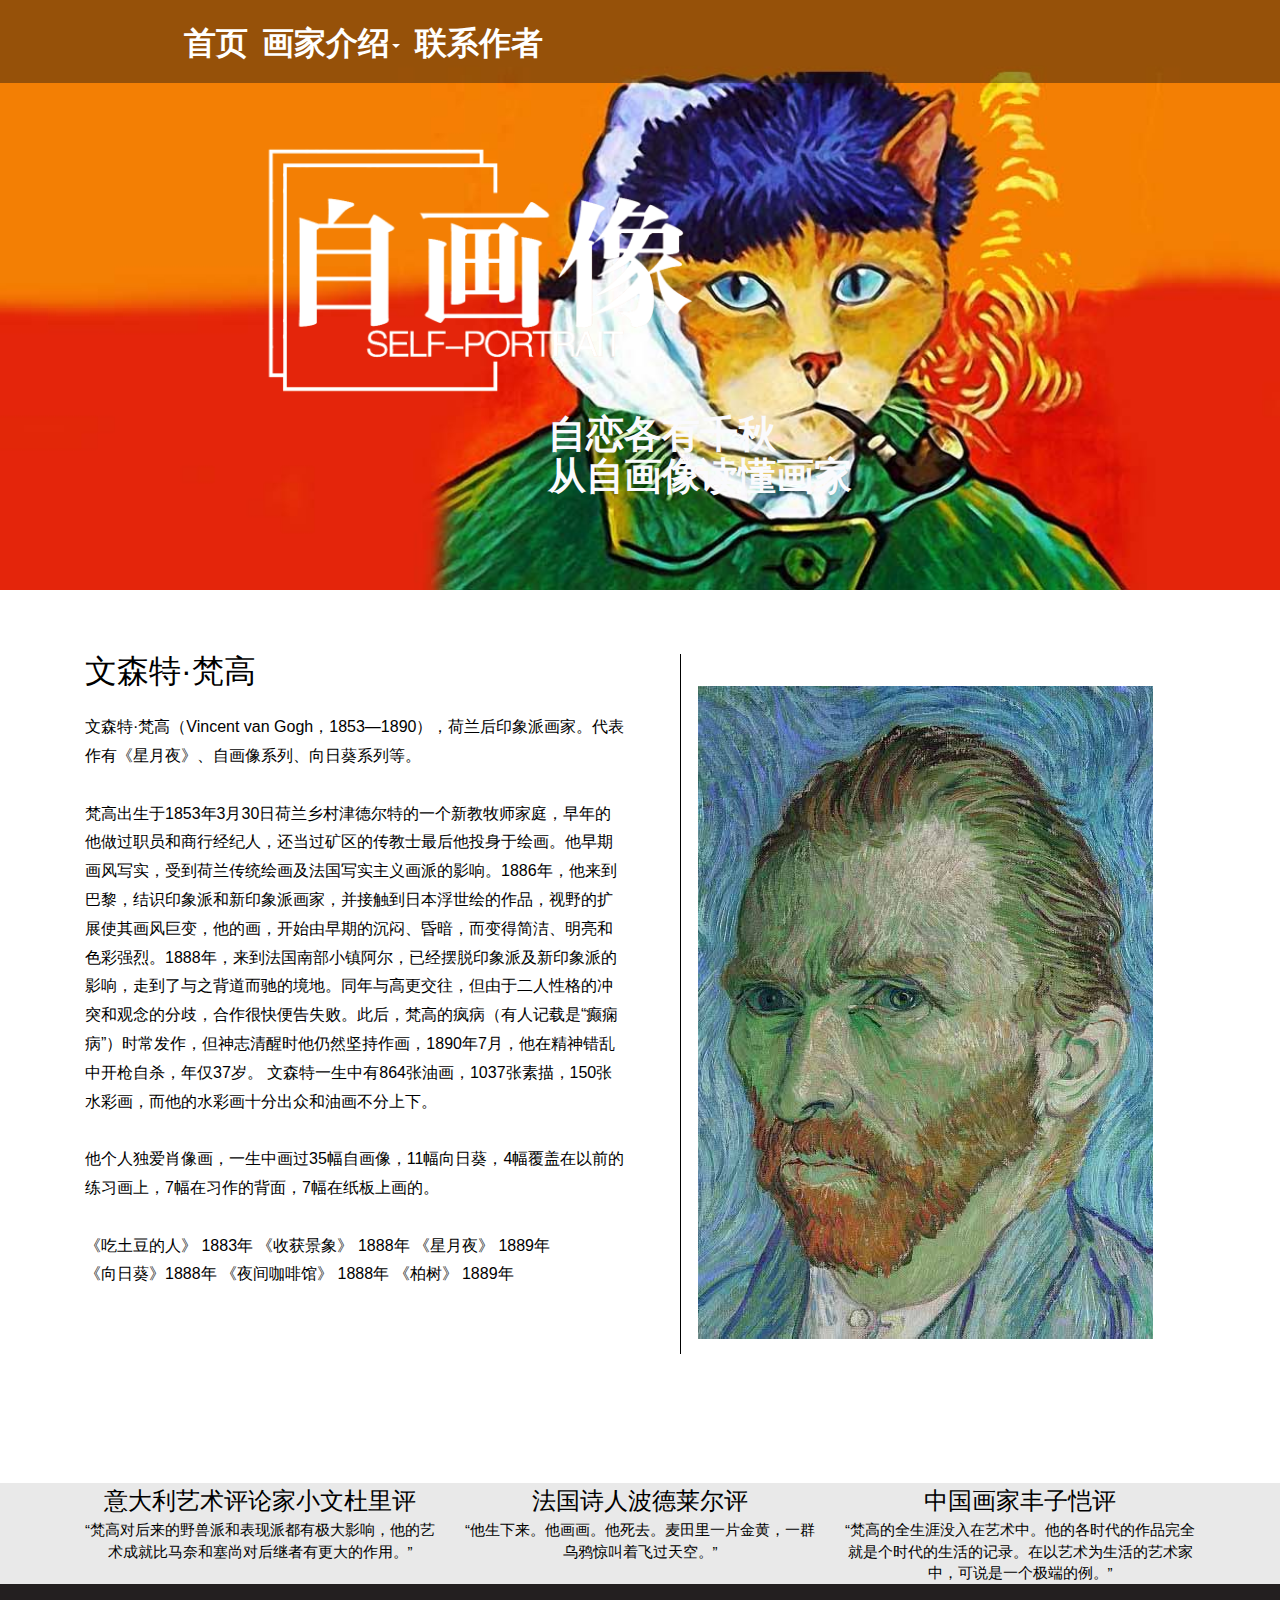
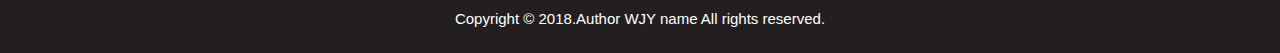
<file: fangao.html>
<!DOCTYPE html>
<html>
<head>
<title>文森特·梵高</title>
<link href="css/bootstrap.css" rel="stylesheet" type="text/css" media="all">
<link href="css/style.css" rel="stylesheet" type="text/css" media="all"/>
<link rel="stylesheet" href="https://cdn.staticfile.org/twitter-bootstrap/3.3.7/css/bootstrap.min.css">
<!--网络字体-->
<link href='https://fonts.googleapis.com/css?family=Roboto+Slab:400,100,300,700' rel='stylesheet' type='text/css'>
<!--js-->
<script src="js/jquery.min.js"></script>
<meta name="viewport" content="width=device-width, initial-scale=1">
<script type="application/x-javascript"> addEventListener("load", function() { setTimeout(hideURLbar, 0); }, false); function hideURLbar(){ window.scrollTo(0,1); } </script>
<script src="https://cdn.staticfile.org/jquery/2.1.1/jquery.min.js"></script>
<script src="https://cdn.staticfile.org/twitter-bootstrap/3.3.7/js/bootstrap.min.js"></script>
<!--开始-平滑滚动smooth scroll -->
<script type="text/javascript" src="js/move-top.js"></script>
<script type="text/javascript" src="js/easing.js"></script>
	<script type="text/javascript">
			jQuery(document).ready(function($) {
				$(".scroll").click(function(event){		
					event.preventDefault();
					$('html,body').animate({scrollTop:$(this.hash).offset().top},1000);
				});
			});
	</script>
<!-- //结束平滑滚动smooth scroll -->
</head>
<body>
<!--网页顶部header-->
<div class="header" id="home">
		<div class="strip">
				<div class="container">
						  <div class="header-main">
								  <span class="menu"><img src="images/icon.png"> </span> 
								  <div class="clear"> </div>
								  <div class="header-right">  	         	
												<ul class="res">
													 <li><a  href="index.html">首页</a></li>
													 <li class="dropdown">
														 <a  class="dropdown-toggle" data-toggle="dropdown" href="#">
															 画家介绍<span class="caret"></span>
														 </a>
														 <ul class="dropdown-menu">
															<li><a href="fangao.html">文森特·梵高</a></li>
															<li><a href="dafenqi.html">达·芬奇</a></li>
															<li><a href="lunbolang.html">伦勃朗</a></li>
															<li><a href="andiwohuoer.html">安迪·沃霍尔</a></li>
															<li><a href="mengke.html">爱德华·蒙克</a></li>
															<li><a href="monai.html">克劳德·莫奈</a></li>
															<li><a href="cjms.html">草间弥生</a></li>
															<li><a href="fulida.html">弗里达·卡罗</a></li>
													 </ul>
													</li>
													 <li><a href="contact.html">联系作者</a></li>
												 </ul> 
												  <script>
																		   $( "span.menu").click(function() {
																											 $(  "ul.res" ).slideToggle("slow", function() {
																											  // Animation complete.
																											  });
																											  });
																	  </script>
																					
								 </div>
							 <div class="clearfix"> </div>
						 </div>
				</div> 
	   </div>
	    <div class="logo">
			<div>
					<a href="index.html"><img src="images/logo.png" height="300px"></a>
			</div>
			<h1 class="ppp">自恋各有千秋 <br> 从自画像读懂画家</h1>    
		</div>
 </div>
<!--头部结束end-->

<div class="work-us">
	<div class="container">
		<div class="work-us-main">
			<div class="col-md-6 work-us-left">
				<h3>文森特·梵高</h3>
				<p>文森特·梵高（Vincent van Gogh，1853—1890），荷兰后印象派画家。代表作有《星月夜》、自画像系列、向日葵系列等。</br></br>
						梵高出生于1853年3月30日荷兰乡村津德尔特的一个新教牧师家庭，早年的他做过职员和商行经纪人，还当过矿区的传教士最后他投身于绘画。他早期画风写实，受到荷兰传统绘画及法国写实主义画派的影响。1886年，他来到巴黎，结识印象派和新印象派画家，并接触到日本浮世绘的作品，视野的扩展使其画风巨变，他的画，开始由早期的沉闷、昏暗，而变得简洁、明亮和色彩强烈。1888年，来到法国南部小镇阿尔，已经摆脱印象派及新印象派的影响，走到了与之背道而驰的境地。同年与高更交往，但由于二人性格的冲突和观念的分歧，合作很快便告失败。此后，梵高的疯病（有人记载是“癫痫病”）时常发作，但神志清醒时他仍然坚持作画，1890年7月，他在精神错乱中开枪自杀，年仅37岁。
						文森特一生中有864张油画，1037张素描，150张水彩画，而他的水彩画十分出众和油画不分上下。</br></br>
						他个人独爱肖像画，一生中画过35幅自画像，11幅向日葵，4幅覆盖在以前的练习画上，7幅在习作的背面，7幅在纸板上画的。 </br></br>
						《吃土豆的人》 1883年	《收获景象》 1888年	《星月夜》 1889年</br>
						《向日葵》1888年	《夜间咖啡馆》 1888年	《柏树》 1889年 
				</p>
			  <span class="ver-line"> </span>
			</div>
			<div class="col-md-6 work-up-right">
				<img src="images/fangao3.jpg">				
			</div>
		  <div class="clearfix"> </div>
		</div>
	</div>
</div>


<div class="about">
	<div class="container">
		<div class="about-main">
			<div class="col-md-4 about-top">
				<h3>意大利艺术评论家小文杜里评</h3>
				<p>“梵高对后来的野兽派和表现派都有极大影响，他的艺术成就比马奈和塞尚对后继者有更大的作用。”</p>
			</div>
			<div class="col-md-4 about-top">
				<h3>法国诗人波德莱尔评</h3>
				<p>“他生下来。他画画。他死去。麦田里一片金黄，一群乌鸦惊叫着飞过天空。”</p>
			</div>
			<div class="col-md-4 about-top">
				<h3>中国画家丰子恺评</h3>
				<p>“梵高的全生涯没入在艺术中。他的各时代的作品完全就是个时代的生活的记录。在以艺术为生活的艺术家中，可说是一个极端的例。”</p>
			</div>
		 <div class="clearfix"> </div>
		</div>
	</div>
</div>

  <!--底部开始-->
  <div class="footer">
		<div class="container">
				 <div class="footer-main">
							<p>Copyright &copy; 2018.Author WJY name All rights reserved.</p>
				 </div> 
		</div>
		<script type="text/javascript">
								$(document).ready(function() {
									/*
									*****返回顶部******
									var defaults = {
										  containerID: 'toTop', // fading element id
										containerHoverID: 'toTopHover', // fading element hover id
										scrollSpeed: 1200,
										easingType: 'linear' 
									 };
									*/
									
									$().UItoTop({ easingType: 'easeOutQuart' });
									
								});
							</script>
				<a href="#" id="toTop" style="display: block;"> <span id="toTopHover" style="opacity: 1;"> </span></a>
</div>
	
</body>
</html>
</file>
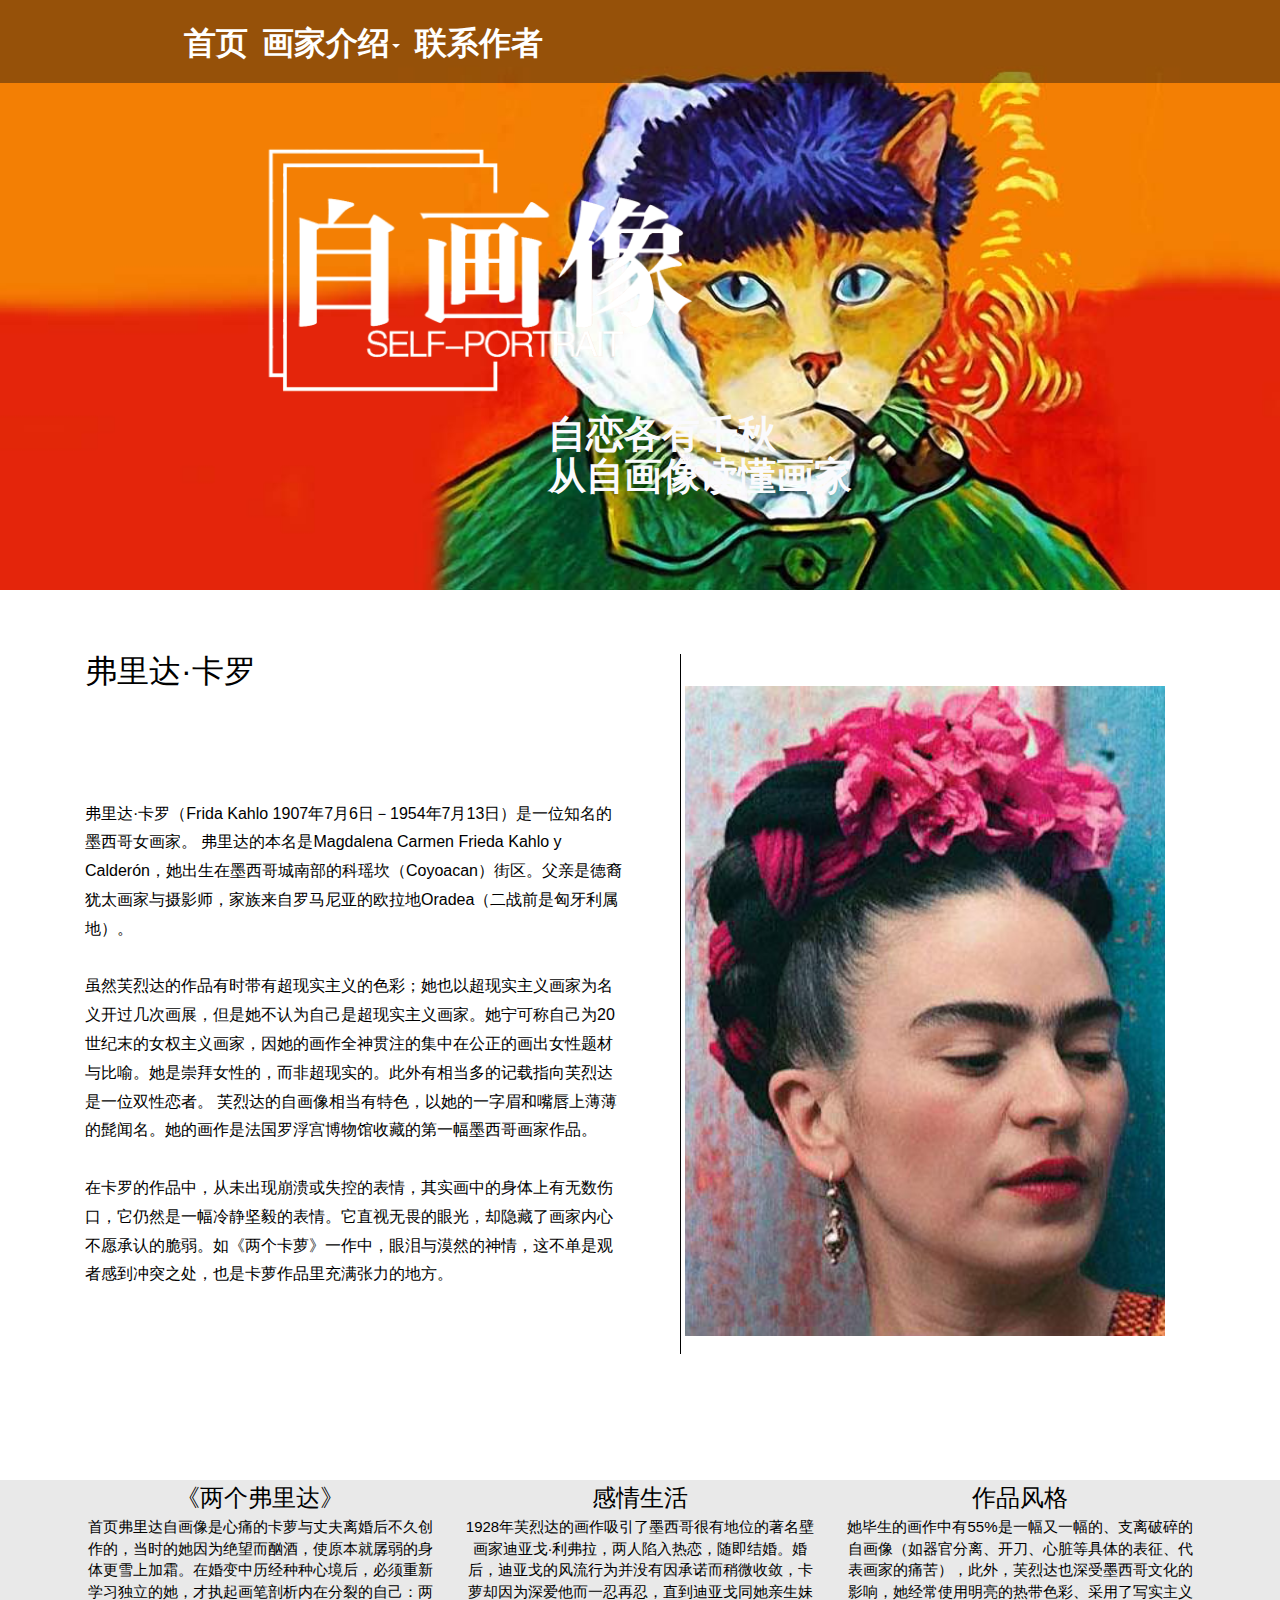
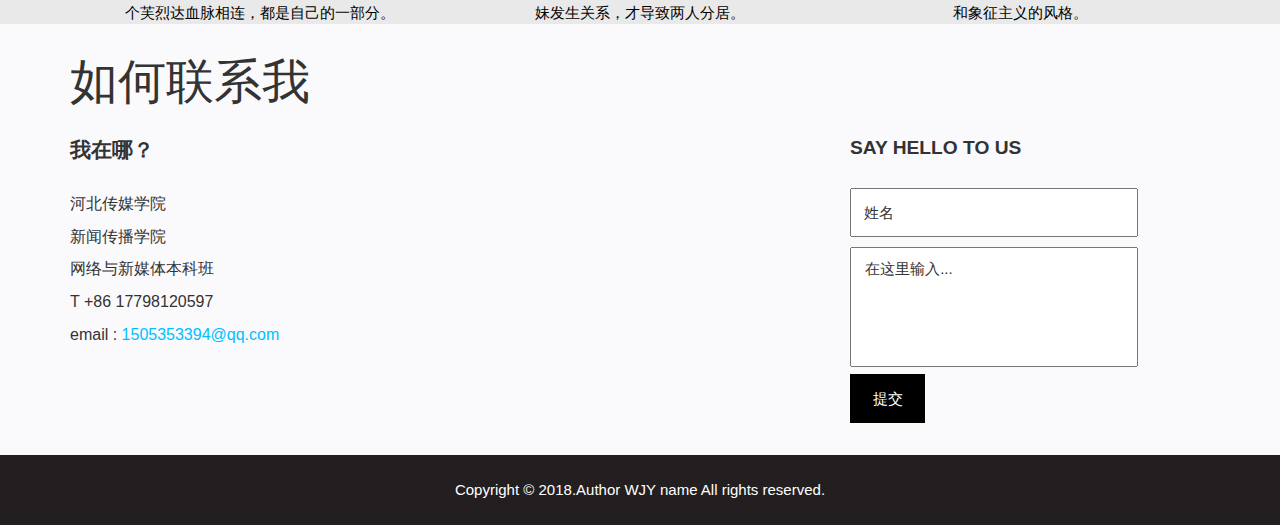
<file: fulida.html>
<!DOCTYPE html>
<html>
<head>
<title>弗里达·卡罗</title>
<link href="css/bootstrap.css" rel="stylesheet" type="text/css" media="all">
<link href="css/style.css" rel="stylesheet" type="text/css" media="all"/>
<link rel="stylesheet" href="https://cdn.staticfile.org/twitter-bootstrap/3.3.7/css/bootstrap.min.css">
<!--网络字体-->
<link href='https://fonts.googleapis.com/css?family=Roboto+Slab:400,100,300,700' rel='stylesheet' type='text/css'>
<!--js-->
<script src="js/jquery.min.js"></script>
<meta name="viewport" content="width=device-width, initial-scale=1">
<script type="application/x-javascript"> addEventListener("load", function() { setTimeout(hideURLbar, 0); }, false); function hideURLbar(){ window.scrollTo(0,1); } </script>
<script src="https://cdn.staticfile.org/jquery/2.1.1/jquery.min.js"></script>
<script src="https://cdn.staticfile.org/twitter-bootstrap/3.3.7/js/bootstrap.min.js"></script>
<!--开始-平滑滚动smooth scroll -->
<script type="text/javascript" src="js/move-top.js"></script>
<script type="text/javascript" src="js/easing.js"></script>
	<script type="text/javascript">
			jQuery(document).ready(function($) {
				$(".scroll").click(function(event){		
					event.preventDefault();
					$('html,body').animate({scrollTop:$(this.hash).offset().top},1000);
				});
			});
	</script>
<!-- //结束平滑滚动smooth scroll -->
</head>
<body>
<!--网页顶部header-->
<div class="header" id="home">
		<div class="strip">
				<div class="container">
						  <div class="header-main">
								  <span class="menu"><img src="images/icon.png"> </span> 
								  <div class="clear"> </div>
								  <div class="header-right">  	         	
												<ul class="res">
													 <li><a  href="index.html">首页</a></li>
													 <li class="dropdown">
														 <a  class="dropdown-toggle" data-toggle="dropdown" href="#">
															 画家介绍<span class="caret"></span>
														 </a>
														 <ul class="dropdown-menu">
															<li><a href="fangao.html">文森特·梵高</a></li>
															<li><a href="dafenqi.html">达·芬奇</a></li>
															<li><a href="lunbolang.html">伦勃朗</a></li>
															<li><a href="andiwohuoer.html">安迪·沃霍尔</a></li>
															<li><a href="mengke.html">爱德华·蒙克</a></li>
															<li><a href="monai.html">克劳德·莫奈</a></li>
															<li><a href="cjms.html">草间弥生</a></li>
															<li><a href="fulida.html">弗里达·卡罗</a></li>
													 </ul>
													</li>
													 <li><a href="contact.html">联系作者</a></li>
												 </ul> 
												  <script>
																		   $( "span.menu").click(function() {
																											 $(  "ul.res" ).slideToggle("slow", function() {
																											  // Animation complete.
																											  });
																											  });
																	  </script>
																					
								 </div>
							 <div class="clearfix"> </div>
						 </div>
				</div> 
	   </div>
	    <div class="logo">
			<div>
					<a href="index.html"><img src="images/logo.png" height="300px"></a>
			</div>
			<h1 class="ppp">自恋各有千秋 <br> 从自画像读懂画家</h1>    
		</div>
 </div>
<!--头部结束end-->

<div class="work-us">
	<div class="container">
		<div class="work-us-main">
			<div class="col-md-6 work-us-left">
				<h3>弗里达·卡罗</h3>
				<p></br></br></br>弗里达·卡罗（Frida Kahlo 1907年7月6日－1954年7月13日）是一位知名的墨西哥女画家。
					弗里达的本名是Magdalena Carmen Frieda Kahlo y Calderón，她出生在墨西哥城南部的科瑶坎（Coyoacan）街区。父亲是德裔犹太画家与摄影师，家族来自罗马尼亚的欧拉地Oradea（二战前是匈牙利属地）。</br></br>
					虽然芙烈达的作品有时带有超现实主义的色彩；她也以超现实主义画家为名义开过几次画展，但是她不认为自己是超现实主义画家。她宁可称自己为20世纪末的女权主义画家，因她的画作全神贯注的集中在公正的画出女性题材与比喻。她是崇拜女性的，而非超现实的。此外有相当多的记载指向芙烈达是一位双性恋者。 芙烈达的自画像相当有特色，以她的一字眉和嘴唇上薄薄的髭闻名。她的画作是法国罗浮宫博物馆收藏的第一幅墨西哥画家作品。</br></br>
					在卡罗的作品中，从未出现崩溃或失控的表情，其实画中的身体上有无数伤口，它仍然是一幅冷静坚毅的表情。它直视无畏的眼光，却隐藏了画家内心不愿承认的脆弱。如《两个卡萝》一作中，眼泪与漠然的神情，这不单是观者感到冲突之处，也是卡萝作品里充满张力的地方。
			  <span class="ver-line"> </span>
			</div>
			<div class="col-md-6 work-up-right">
				<img src="images/fulida3.jpg" width="480px" height="650px">				
			</div>
		  <div class="clearfix"> </div>
		</div>
	</div>
</div>


<div class="about">
	<div class="container">
		<div class="about-main">
			<div class="col-md-4 about-top">
				<h3>《两个弗里达》</h3>
				<p>首页弗里达自画像是心痛的卡萝与丈夫离婚后不久创作的，当时的她因为绝望而酗酒，使原本就孱弱的身体更雪上加霜。在婚变中历经种种心境后，必须重新学习独立的她，才执起画笔剖析内在分裂的自己：两个芙烈达血脉相连，都是自己的一部分。</p>
			</div>
			<div class="col-md-4 about-top">
				<h3>感情生活</h3>
				<p>1928年芙烈达的画作吸引了墨西哥很有地位的著名壁画家迪亚戈·利弗拉，两人陷入热恋，随即结婚。婚后，迪亚戈的风流行为并没有因承诺而稍微收敛，卡萝却因为深爱他而一忍再忍，直到迪亚戈同她亲生妹妹发生关系，才导致两人分居。</p>
			</div>
			<div class="col-md-4 about-top">
				<h3>作品风格</h3>
				<p>她毕生的画作中有55%是一幅又一幅的、支离破碎的自画像（如器官分离、开刀、心脏等具体的表征、代表画家的痛苦），此外，芙烈达也深受墨西哥文化的影响，她经常使用明亮的热带色彩、采用了写实主义和象征主义的风格。</p>
			</div>
		 <div class="clearfix"> </div>
		</div>
	</div>
</div>
<!--底部交流开始-->
<div class="contact">
 	   <div class="container">
 	   	         <div class="contact-main">
 	   	         	               <h3>如何联系我</h3>
 	   	         	              <div class="row contact-top">
 	   	         	              	       <div class="col-md-4 contact-left">
 	   	         	              	       	           <h3>我在哪？</h3>
 	   	         	              	       	           <p> 河北传媒学院</p>
 	   	         	              	       	           <p> 新闻传播学院</p>
 	   	         	              	       	           <p> 网络与新媒体本科班</p>
 	   	         	              	       	           <p>T +86 17798120597</p>
 	   	         	              	       	           <p>email : <a href="mailto:example@mail.com" >1505353394@qq.com</a></p>
 	   	         	              	       </div>
 	   	         	              	       <div class="col-md-4 contact-left">

 	   	         	              	       </div>
 	   	         	              	        <div class="col-md-4 contact-left">
 	   	         	              	       	          <h5>SAY HELLO TO US</h5>
 	   	         	              	       	         <form>
 	   	         	              	       	         	  <input type="text" class="textbox" value="姓名" onfocus="this.value = '';" onblur="if (this.value == '') {this.value = '姓名';}"/><br>
 	   	         	              	       	         	  <textarea value=""onfocus="this.value = '';" onblur="if (this.value == '') {this.value = '在这里输入...';}"/> 在这里输入... </textarea><br>
 	   	         	              	       	         	  <input type="submit" value="提交">
 	   	         	              	       	         </form>
 	   	         	              	       </div>
 	   	         	              </div>
 	   	         </div>
 	   </div>
 </div>

  <!--底部开始-->
  <div class="footer">
		<div class="container">
				 <div class="footer-main">
							<p>Copyright &copy; 2018.Author WJY name All rights reserved.</p>
				 </div> 
		</div>
		<script type="text/javascript">
								$(document).ready(function() {
									/*
									*****返回顶部******
									var defaults = {
										  containerID: 'toTop', // fading element id
										containerHoverID: 'toTopHover', // fading element hover id
										scrollSpeed: 1200,
										easingType: 'linear' 
									 };
									*/
									
									$().UItoTop({ easingType: 'easeOutQuart' });
									
								});
							</script>
				<a href="#" id="toTop" style="display: block;"> <span id="toTopHover" style="opacity: 1;"> </span></a>
</div>
	
</body>
</html>
</file>
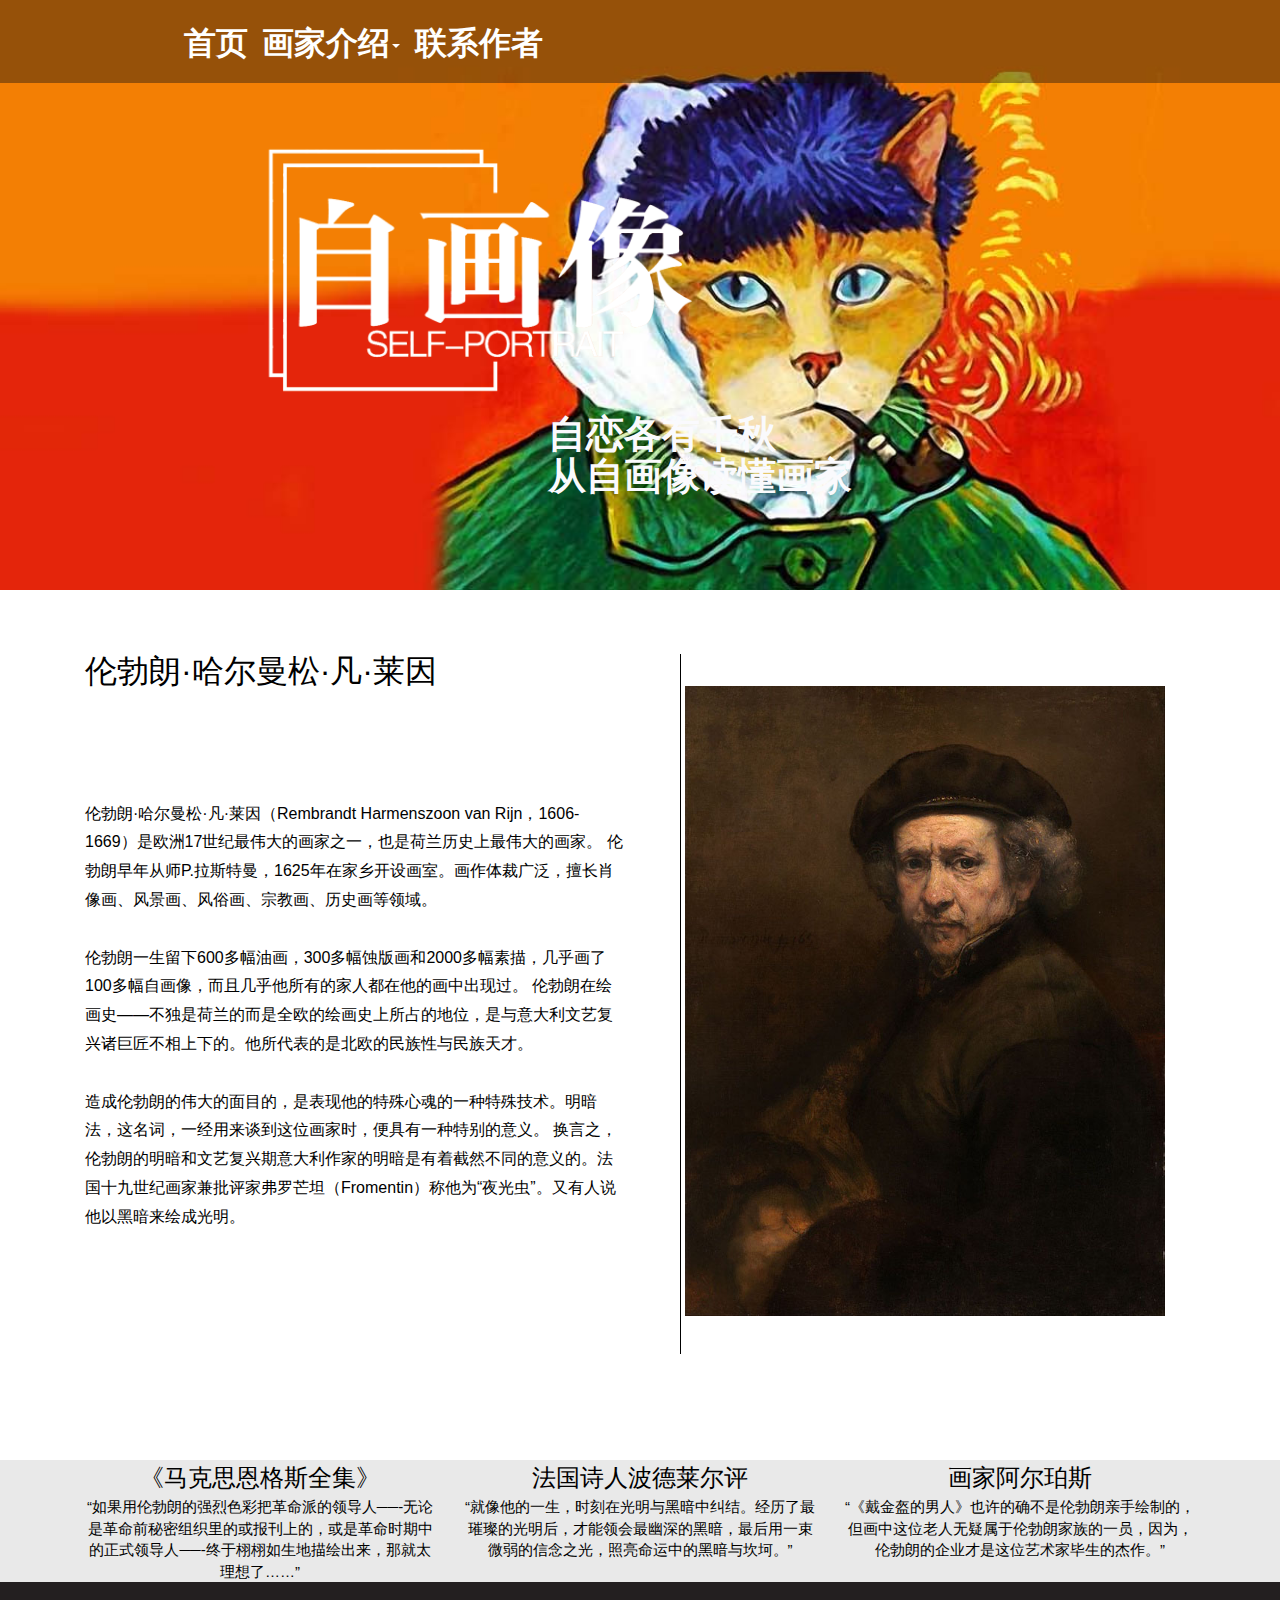
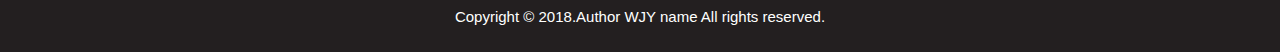
<file: lunbolang.html>
<!DOCTYPE html>
<html>
<head>
<title>伦勃朗</title>
<link href="css/bootstrap.css" rel="stylesheet" type="text/css" media="all">
<link href="css/style.css" rel="stylesheet" type="text/css" media="all"/>
<link rel="stylesheet" href="https://cdn.staticfile.org/twitter-bootstrap/3.3.7/css/bootstrap.min.css">
<!--网络字体-->
<link href='https://fonts.googleapis.com/css?family=Roboto+Slab:400,100,300,700' rel='stylesheet' type='text/css'>
<!--js-->
<script src="js/jquery.min.js"></script>
<meta name="viewport" content="width=device-width, initial-scale=1">
<script type="application/x-javascript"> addEventListener("load", function() { setTimeout(hideURLbar, 0); }, false); function hideURLbar(){ window.scrollTo(0,1); } </script>
<script src="https://cdn.staticfile.org/jquery/2.1.1/jquery.min.js"></script>
<script src="https://cdn.staticfile.org/twitter-bootstrap/3.3.7/js/bootstrap.min.js"></script>
<!--开始-平滑滚动smooth scroll -->
<script type="text/javascript" src="js/move-top.js"></script>
<script type="text/javascript" src="js/easing.js"></script>
	<script type="text/javascript">
			jQuery(document).ready(function($) {
				$(".scroll").click(function(event){		
					event.preventDefault();
					$('html,body').animate({scrollTop:$(this.hash).offset().top},1000);
				});
			});
	</script>
<!-- //结束平滑滚动smooth scroll -->
</head>
<body>
<!--网页顶部header-->
<div class="header" id="home">
		<div class="strip">
				<div class="container">
						  <div class="header-main">
								  <span class="menu"><img src="images/icon.png"> </span> 
								  <div class="clear"> </div>
								  <div class="header-right">  	         	
												<ul class="res">
													 <li><a  href="index.html">首页</a></li>
													 <li class="dropdown">
														 <a  class="dropdown-toggle" data-toggle="dropdown" href="#">
															 画家介绍<span class="caret"></span>
														 </a>
														 <ul class="dropdown-menu">
															<li><a href="fangao.html">文森特·梵高</a></li>
															<li><a href="dafenqi.html">达·芬奇</a></li>
															<li><a href="lunbolang.html">伦勃朗</a></li>
															<li><a href="andiwohuoer.html">安迪·沃霍尔</a></li>
															<li><a href="mengke.html">爱德华·蒙克</a></li>
															<li><a href="monai.html">克劳德·莫奈</a></li>
															<li><a href="cjms.html">草间弥生</a></li>
															<li><a href="fulida.html">弗里达·卡罗</a></li>
														 </ul>
													</li>
													 <li><a href="contact.html">联系作者</a></li>
												 </ul> 
												  <script>
																		   $( "span.menu").click(function() {
																											 $(  "ul.res" ).slideToggle("slow", function() {
																											  // Animation complete.
																											  });
																											  });
																	  </script>
																					
								 </div>
							 <div class="clearfix"> </div>
						 </div>
				</div> 
	   </div>
	    <div class="logo">
			<div>
					<a href="index.html"><img src="images/logo.png" height="300px"></a>
			</div>
			<h1 class="ppp">自恋各有千秋 <br> 从自画像读懂画家</h1>    
		</div>
 </div>
<!--头部结束end-->

<div class="work-us">
	<div class="container">
		<div class="work-us-main">
			<div class="col-md-6 work-us-left">
				<h3>伦勃朗·哈尔曼松·凡·莱因</h3>
				<p></br></br></br>伦勃朗·哈尔曼松·凡·莱因（Rembrandt Harmenszoon van Rijn，1606-1669）是欧洲17世纪最伟大的画家之一，也是荷兰历史上最伟大的画家。
					伦勃朗早年从师P.拉斯特曼，1625年在家乡开设画室。画作体裁广泛，擅长肖像画、风景画、风俗画、宗教画、历史画等领域。</br></br>
					伦勃朗一生留下600多幅油画，300多幅蚀版画和2000多幅素描，几乎画了100多幅自画像，而且几乎他所有的家人都在他的画中出现过。
					伦勃朗在绘画史——不独是荷兰的而是全欧的绘画史上所占的地位，是与意大利文艺复兴诸巨匠不相上下的。他所代表的是北欧的民族性与民族天才。</br></br>
					造成伦勃朗的伟大的面目的，是表现他的特殊心魂的一种特殊技术。明暗法，这名词，一经用来谈到这位画家时，便具有一种特别的意义。
					换言之，伦勃朗的明暗和文艺复兴期意大利作家的明暗是有着截然不同的意义的。法国十九世纪画家兼批评家弗罗芒坦（Fromentin）称他为“夜光虫”。又有人说他以黑暗来绘成光明。
				</p>
			  <span class="ver-line"> </span>
			</div>
			<div class="col-md-6 work-up-right">
				<img src="images/lunbolang2.jpg" width="480px" height="630px">				
			</div>
		  <div class="clearfix"> </div>
		</div>
	</div>
</div>


<div class="about">
	<div class="container">
		<div class="about-main">
			<div class="col-md-4 about-top">
				<h3>《马克思恩格斯全集》</h3>
				<p>“如果用伦勃朗的强烈色彩把革命派的领导人──-无论是革命前秘密组织里的或报刊上的，或是革命时期中的正式领导人──-终于栩栩如生地描绘出来，那就太理想了……”</p>
			</div>
			<div class="col-md-4 about-top">
				<h3>法国诗人波德莱尔评</h3>
				<p>“就像他的一生，时刻在光明与黑暗中纠结。经历了最璀璨的光明后，才能领会最幽深的黑暗，最后用一束微弱的信念之光，照亮命运中的黑暗与坎坷。”</p>
			</div>
			<div class="col-md-4 about-top">
				<h3>画家阿尔珀斯</h3>
				<p>“《戴金盔的男人》也许的确不是伦勃朗亲手绘制的，但画中这位老人无疑属于伦勃朗家族的一员，因为，伦勃朗的企业才是这位艺术家毕生的杰作。”</p>
			</div>
		 <div class="clearfix"> </div>
		</div>
	</div>
</div>

  <!--底部开始-->
  <div class="footer">
		<div class="container">
				 <div class="footer-main">
							<p>Copyright &copy; 2018.Author WJY name All rights reserved.</p>
				 </div> 
		</div>
		<script type="text/javascript">
								$(document).ready(function() {
									/*
									*****返回顶部******
									var defaults = {
										  containerID: 'toTop', // fading element id
										containerHoverID: 'toTopHover', // fading element hover id
										scrollSpeed: 1200,
										easingType: 'linear' 
									 };
									*/
									
									$().UItoTop({ easingType: 'easeOutQuart' });
									
								});
							</script>
				<a href="#" id="toTop" style="display: block;"> <span id="toTopHover" style="opacity: 1;"> </span></a>
</div>
	
</body>
</html>
</file>
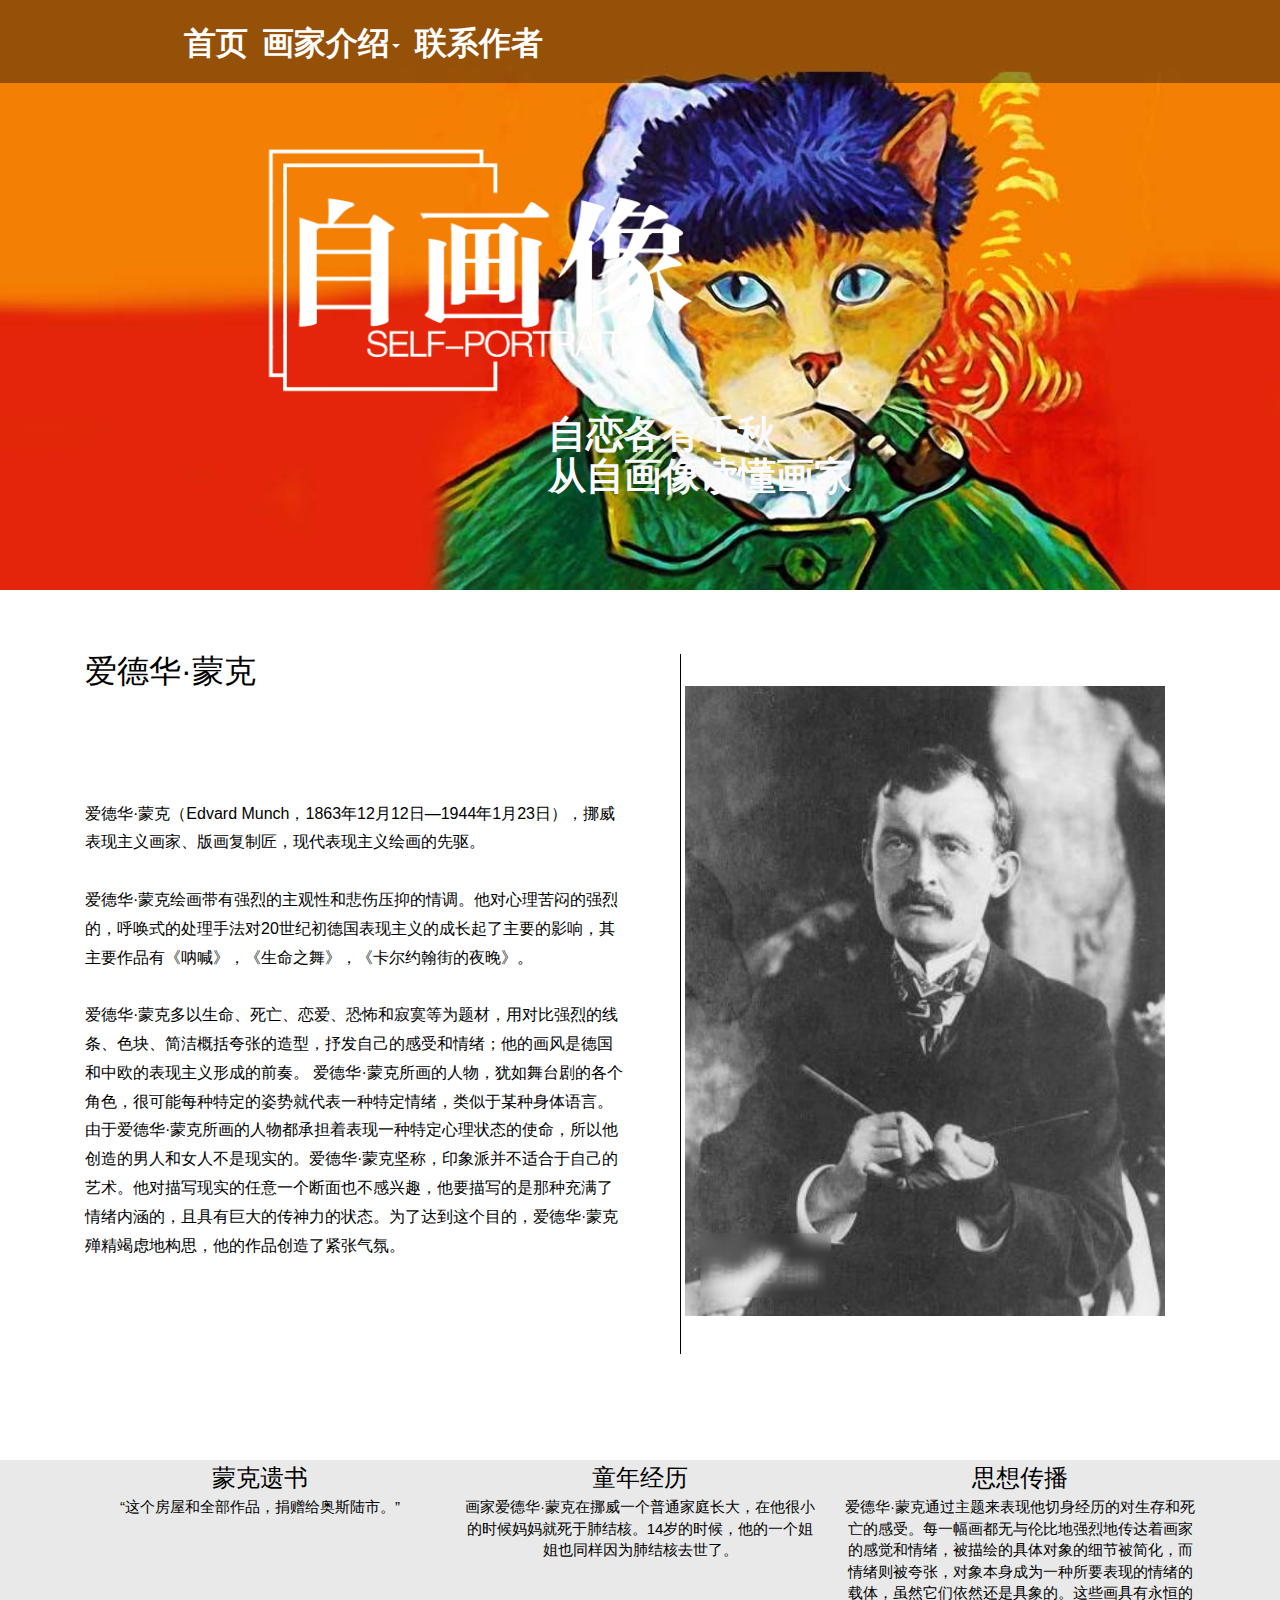
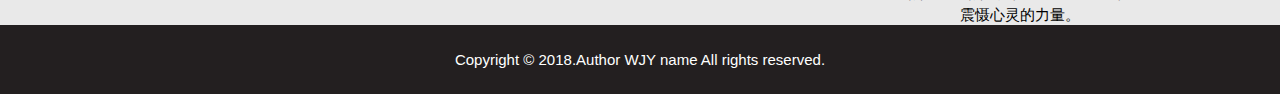
<file: mengke.html>
<!DOCTYPE html>
<html>
<head>
<title>爱德华·蒙克</title>
<link href="css/bootstrap.css" rel="stylesheet" type="text/css" media="all">
<link href="css/style.css" rel="stylesheet" type="text/css" media="all"/>
<link rel="stylesheet" href="https://cdn.staticfile.org/twitter-bootstrap/3.3.7/css/bootstrap.min.css">
<!--网络字体-->
<link href='https://fonts.googleapis.com/css?family=Roboto+Slab:400,100,300,700' rel='stylesheet' type='text/css'>
<!--js-->
<script src="js/jquery.min.js"></script>
<meta name="viewport" content="width=device-width, initial-scale=1">
<script type="application/x-javascript"> addEventListener("load", function() { setTimeout(hideURLbar, 0); }, false); function hideURLbar(){ window.scrollTo(0,1); } </script>
<script src="https://cdn.staticfile.org/jquery/2.1.1/jquery.min.js"></script>
<script src="https://cdn.staticfile.org/twitter-bootstrap/3.3.7/js/bootstrap.min.js"></script>
<!--开始-平滑滚动smooth scroll -->
<script type="text/javascript" src="js/move-top.js"></script>
<script type="text/javascript" src="js/easing.js"></script>
	<script type="text/javascript">
			jQuery(document).ready(function($) {
				$(".scroll").click(function(event){		
					event.preventDefault();
					$('html,body').animate({scrollTop:$(this.hash).offset().top},1000);
				});
			});
	</script>
<!-- //结束平滑滚动smooth scroll -->
</head>
<body>
<!--网页顶部header-->
<div class="header" id="home">
		<div class="strip">
				<div class="container">
						  <div class="header-main">
								  <span class="menu"><img src="images/icon.png"> </span> 
								  <div class="clear"> </div>
								  <div class="header-right">  	         	
												<ul class="res">
													 <li><a  href="index.html">首页</a></li>
													 <li class="dropdown">
														 <a  class="dropdown-toggle" data-toggle="dropdown" href="#">
															 画家介绍<span class="caret"></span>
														 </a>
														 <ul class="dropdown-menu">
															<li><a href="fangao.html">文森特·梵高</a></li>
															<li><a href="dafenqi.html">达·芬奇</a></li>
															<li><a href="lunbolang.html">伦勃朗</a></li>
															<li><a href="andiwohuoer.html">安迪·沃霍尔</a></li>
															<li><a href="mengke.html">爱德华·蒙克</a></li>
															<li><a href="monai.html">克劳德·莫奈</a></li>
															<li><a href="cjms.html">草间弥生</a></li>
															<li><a href="fulida.html">弗里达·卡罗</a></li>
														 </ul>
													</li>
													 <li><a href="contact.html">联系作者</a></li>
												 </ul> 
												  <script>
																		   $( "span.menu").click(function() {
																											 $(  "ul.res" ).slideToggle("slow", function() {
																											  // Animation complete.
																											  });
																											  });
																	  </script>
																					
								 </div>
							 <div class="clearfix"> </div>
						 </div>
				</div> 
	   </div>
	    <div class="logo">
			<div>
					<a href="index.html"><img src="images/logo.png" height="300px"></a>
			</div>
			<h1 class="ppp">自恋各有千秋 <br> 从自画像读懂画家</h1>    
		</div>
 </div>
<!--头部结束end-->

<div class="work-us">
	<div class="container">
		<div class="work-us-main">
			<div class="col-md-6 work-us-left">
				<h3>爱德华·蒙克</h3>
				<p></br></br></br>爱德华·蒙克（Edvard Munch，1863年12月12日—1944年1月23日），挪威表现主义画家、版画复制匠，现代表现主义绘画的先驱。</br></br>
					爱德华·蒙克绘画带有强烈的主观性和悲伤压抑的情调。他对心理苦闷的强烈的，呼唤式的处理手法对20世纪初德国表现主义的成长起了主要的影响，其主要作品有《呐喊》，《生命之舞》，《卡尔约翰街的夜晚》。</br></br>
					爱德华·蒙克多以生命、死亡、恋爱、恐怖和寂寞等为题材，用对比强烈的线条、色块、简洁概括夸张的造型，抒发自己的感受和情绪；他的画风是德国和中欧的表现主义形成的前奏。
					爱德华·蒙克所画的人物，犹如舞台剧的各个角色，很可能每种特定的姿势就代表一种特定情绪，类似于某种身体语言。由于爱德华·蒙克所画的人物都承担着表现一种特定心理状态的使命，所以他创造的男人和女人不是现实的。爱德华·蒙克坚称，印象派并不适合于自己的艺术。他对描写现实的任意一个断面也不感兴趣，他要描写的是那种充满了情绪内涵的，且具有巨大的传神力的状态。为了达到这个目的，爱德华·蒙克殚精竭虑地构思，他的作品创造了紧张气氛。
				</p>
			  <span class="ver-line"> </span>
			</div>
			<div class="col-md-6 work-up-right">
				<img src="images/mengke3.jpg" width="480px" height="630px">				
			</div>
		  <div class="clearfix"> </div>
		</div>
	</div>
</div>


<div class="about">
	<div class="container">
		<div class="about-main">
			<div class="col-md-4 about-top">
				<h3>蒙克遗书</h3>
				<p>“这个房屋和全部作品，捐赠给奥斯陆市。”</p>
			</div>
			<div class="col-md-4 about-top">
				<h3>童年经历</h3>
				<p>画家爱德华·蒙克在挪威一个普通家庭长大，在他很小的时候妈妈就死于肺结核。14岁的时候，他的一个姐姐也同样因为肺结核去世了。</p>
			</div>
			<div class="col-md-4 about-top">
				<h3>思想传播</h3>
				<p>爱德华·蒙克通过主题来表现他切身经历的对生存和死亡的感受。每一幅画都无与伦比地强烈地传达着画家的感觉和情绪，被描绘的具体对象的细节被简化，而情绪则被夸张，对象本身成为一种所要表现的情绪的载体，虽然它们依然还是具象的。这些画具有永恒的震慑心灵的力量。</p>
			</div>
		 <div class="clearfix"> </div>
		</div>
	</div>
</div>

  <!--底部开始-->
  <div class="footer">
		<div class="container">
				 <div class="footer-main">
							<p>Copyright &copy; 2018.Author WJY name All rights reserved.</p>
				 </div> 
		</div>
		<script type="text/javascript">
								$(document).ready(function() {
									/*
									*****返回顶部******
									var defaults = {
										  containerID: 'toTop', // fading element id
										containerHoverID: 'toTopHover', // fading element hover id
										scrollSpeed: 1200,
										easingType: 'linear' 
									 };
									*/
									
									$().UItoTop({ easingType: 'easeOutQuart' });
									
								});
							</script>
				<a href="#" id="toTop" style="display: block;"> <span id="toTopHover" style="opacity: 1;"> </span></a>
</div>
	
</body>
</html>
</file>
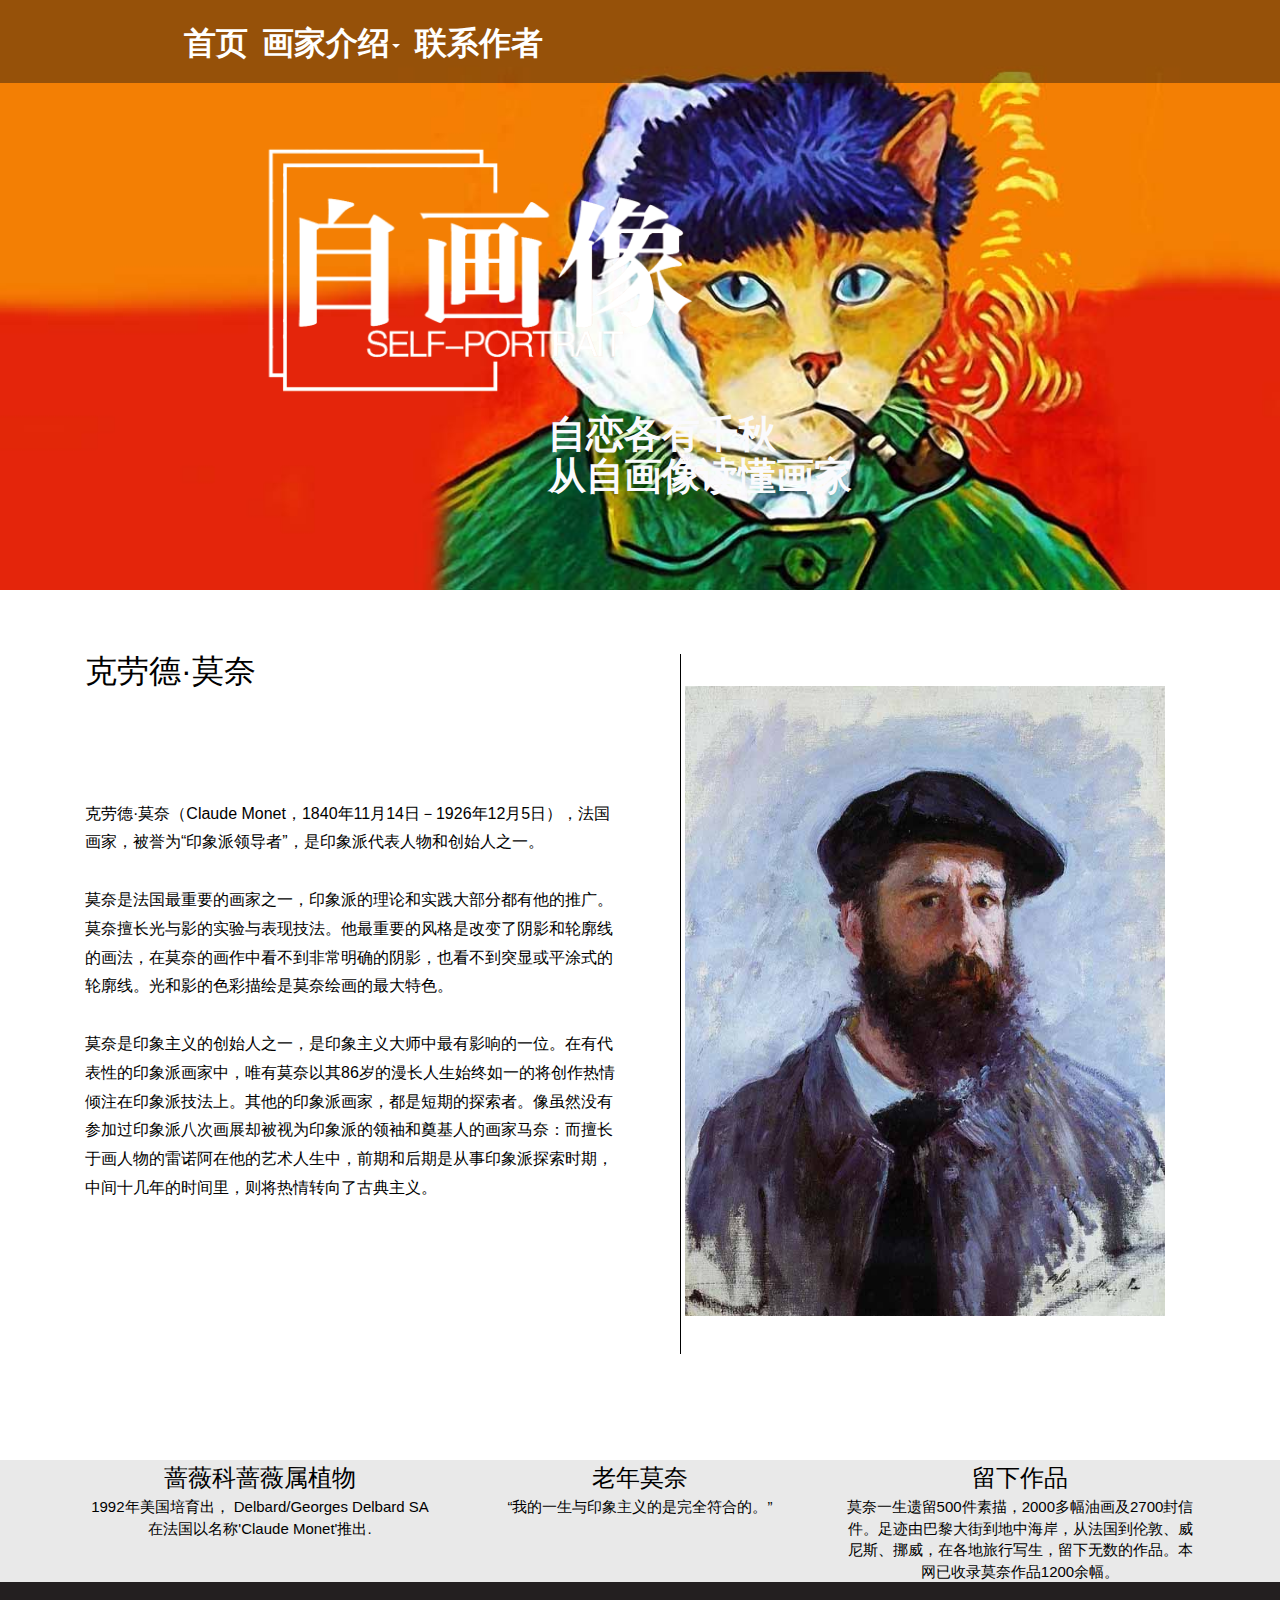
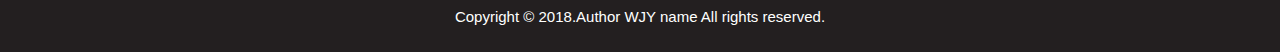
<file: monai.html>
<!DOCTYPE html>
<html>
<head>
<title>克劳德·莫奈</title>
<link href="css/bootstrap.css" rel="stylesheet" type="text/css" media="all">
<link href="css/style.css" rel="stylesheet" type="text/css" media="all"/>
<link rel="stylesheet" href="https://cdn.staticfile.org/twitter-bootstrap/3.3.7/css/bootstrap.min.css">
<!--网络字体-->
<link href='https://fonts.googleapis.com/css?family=Roboto+Slab:400,100,300,700' rel='stylesheet' type='text/css'>
<!--js-->
<script src="js/jquery.min.js"></script>
<meta name="viewport" content="width=device-width, initial-scale=1">
<script type="application/x-javascript"> addEventListener("load", function() { setTimeout(hideURLbar, 0); }, false); function hideURLbar(){ window.scrollTo(0,1); } </script>
<script src="https://cdn.staticfile.org/jquery/2.1.1/jquery.min.js"></script>
<script src="https://cdn.staticfile.org/twitter-bootstrap/3.3.7/js/bootstrap.min.js"></script>
<!--开始-平滑滚动smooth scroll -->
<script type="text/javascript" src="js/move-top.js"></script>
<script type="text/javascript" src="js/easing.js"></script>
	<script type="text/javascript">
			jQuery(document).ready(function($) {
				$(".scroll").click(function(event){		
					event.preventDefault();
					$('html,body').animate({scrollTop:$(this.hash).offset().top},1000);
				});
			});
	</script>
<!-- //结束平滑滚动smooth scroll -->
</head>
<body>
<!--网页顶部header-->
<div class="header" id="home">
		<div class="strip">
				<div class="container">
						  <div class="header-main">
								  <span class="menu"><img src="images/icon.png"> </span> 
								  <div class="clear"> </div>
								  <div class="header-right">  	         	
												<ul class="res">
													 <li><a  href="index.html">首页</a></li>
													 <li class="dropdown">
														 <a  class="dropdown-toggle" data-toggle="dropdown" href="#">
															 画家介绍<span class="caret"></span>
														 </a>
														 <ul class="dropdown-menu">
															<li><a href="fangao.html">文森特·梵高</a></li>
															<li><a href="dafenqi.html">达·芬奇</a></li>
															<li><a href="lunbolang.html">伦勃朗</a></li>
															<li><a href="andiwohuoer.html">安迪·沃霍尔</a></li>
															<li><a href="mengke.html">爱德华·蒙克</a></li>
															<li><a href="monai.html">克劳德·莫奈</a></li>
															<li><a href="cjms.html">草间弥生</a></li>
															<li><a href="fulida.html">弗里达·卡罗</a></li>
													 </ul>
													</li>
													 <li><a href="contact.html">联系作者</a></li>
												 </ul> 
												  <script>
																		   $( "span.menu").click(function() {
																											 $(  "ul.res" ).slideToggle("slow", function() {
																											  // Animation complete.
																											  });
																											  });
																	  </script>
																					
								 </div>
							 <div class="clearfix"> </div>
						 </div>
				</div> 
	   </div>
	    <div class="logo">
			<div>
					<a href="index.html"><img src="images/logo.png" height="300px"></a>
			</div>
			<h1 class="ppp">自恋各有千秋 <br> 从自画像读懂画家</h1>    
		</div>
 </div>
<!--头部结束end-->

<div class="work-us">
	<div class="container">
		<div class="work-us-main">
			<div class="col-md-6 work-us-left">
				<h3>克劳德·莫奈</h3>
				<p></br></br></br>克劳德·莫奈（Claude Monet，1840年11月14日－1926年12月5日），法国画家，被誉为“印象派领导者”，是印象派代表人物和创始人之一。</br></br>
					莫奈是法国最重要的画家之一，印象派的理论和实践大部分都有他的推广。莫奈擅长光与影的实验与表现技法。他最重要的风格是改变了阴影和轮廓线的画法，在莫奈的画作中看不到非常明确的阴影，也看不到突显或平涂式的轮廓线。光和影的色彩描绘是莫奈绘画的最大特色。</br></br>
					莫奈是印象主义的创始人之一，是印象主义大师中最有影响的一位。在有代表性的印象派画家中，唯有莫奈以其86岁的漫长人生始终如一的将创作热情倾注在印象派技法上。其他的印象派画家，都是短期的探索者。像虽然没有参加过印象派八次画展却被视为印象派的领袖和奠基人的画家马奈：而擅长于画人物的雷诺阿在他的艺术人生中，前期和后期是从事印象派探索时期，中间十几年的时间里，则将热情转向了古典主义。
				</p>
			  <span class="ver-line"> </span>
			</div>
			<div class="col-md-6 work-up-right">
				<img src="images/monai2.jpg" width="480px" height="630px">				
			</div>
		  <div class="clearfix"> </div>
		</div>
	</div>
</div>


<div class="about">
	<div class="container">
		<div class="about-main">
			<div class="col-md-4 about-top">
				<h3>蔷薇科蔷薇属植物</h3>
				<p>1992年美国培育出， Delbard/Georges Delbard SA 在法国以名称'Claude Monet'推出.</p>
			</div>
			<div class="col-md-4 about-top">
				<h3>老年莫奈</h3>
				<p>“我的一生与印象主义的是完全符合的。”</p>
			</div>
			<div class="col-md-4 about-top">
				<h3>留下作品</h3>
				<p>莫奈一生遗留500件素描，2000多幅油画及2700封信件。足迹由巴黎大街到地中海岸，从法国到伦敦、威尼斯、挪威，在各地旅行写生，留下无数的作品。本网已收录莫奈作品1200余幅。</p>
			</div>
		 <div class="clearfix"> </div>
		</div>
	</div>
</div>

  <!--底部开始-->
  <div class="footer">
		<div class="container">
				 <div class="footer-main">
							<p>Copyright &copy; 2018.Author WJY name All rights reserved.</p>
				 </div> 
		</div>
		<script type="text/javascript">
								$(document).ready(function() {
									/*
									*****返回顶部******
									var defaults = {
										  containerID: 'toTop', // fading element id
										containerHoverID: 'toTopHover', // fading element hover id
										scrollSpeed: 1200,
										easingType: 'linear' 
									 };
									*/
									
									$().UItoTop({ easingType: 'easeOutQuart' });
									
								});
							</script>
				<a href="#" id="toTop" style="display: block;"> <span id="toTopHover" style="opacity: 1;"> </span></a>
</div>
	
</body>
</html>
</file>
<file: css/style.css>
h4, h5, h6,
h1, h2, h3 {margin-top: 0;}
ul, ol {margin: 0;}
p {margin: 0;}
html, body{
   font-family: 'Oswald', sans-serif;
   font-size: 100%;
   background:#fff; 
}
/*--header start here--*/
.header{
	      background:url(../images/header.jpg)no-repeat 100%;
	     min-height:590px;
	     background-size:cover;
	     -webkit-background-size:cover;
	     -moz-background-size:cover;
	     -o-background-size:cover;
	     -ms-background-size:cover;
}
.dropdown-menu {
      background: rgba(37, 37, 37, 0.884) !important
}

.logo{
          width:100%;
          margin-left: 20%;
}

.logo-w {
	float: right;
	width: 100%;
}
.logo img {
	margin-top: 30px;
}
.logo-w img {
	margin-top: 1.8em;
}

.header-right{
	     float: left;
	     width:100%;
          padding-top:0.7em;
          padding-bottom: 1em;
          padding-left: 10%;
          text-align: left;
}
span.menu img{
	       display:none;
}
.header-right ul{
        margin: 0;
       padding: 0px;
}
.header-right li{
	         list-style:none;
	         display:inline-block;
              margin: 10px 10px 0px 0px;
              font-size: 200%;
}

.header-right ul li a{
	color: rgb(255, 255, 255);
     font-weight: bold;
} 
.header-right ul li a:hover,.header-right ul li a.active{
   color:	rgba(165, 155, 155, 0.897);
   text-decoration:none;
   transition: all 0.3s ease;
	-webkit-transition: all 0.3s ease;
	-moz-transition: all 0.3s ease;
     -o-transition: all 0.3s ease;
}
.ppp{
     color: #FAFAFD;
     padding-left: 5em;
}

h1{
    font-size:2.4em;
    font-weight:700;
	text-align:left;
     padding:30 0 30 0;
     margin-left:100px;
     color:#fff;
}
.btn-danger{
     font-weight: bold;
}
span.a{ 
      background:url(../images/paradot.png)no-repeat;
      display:block;
      width:51px;
      height:7px;
      margin:0 auto;	
}
.tlinks{text-indent:-9999px;height:0;line-height:0;font-size:0;overflow:hidden;}
/*--work start here--*/
.work{
	padding:4em 0;
}
.work-row{
     font-size: 13px;
}
.work-column{
	position:relative;
}
.caption{
	display: none;
	position:absolute;
	top:0;
	width:360px;
	height:360px;
	background:rgba(0, 0, 0, 0.62);
}
.text {
  color: #fff;
  text-align: center;
  padding-top: 10em;
}
.text h3{
     font-size: 1.5em;
     font-weight: 300;
}
.text p{
     font-size: 13px;
     font-weight: 300;
}
.text.big {
     padding-top: 19em;
}
.work-column:hover div.caption{
	display: block;
	 transition: all 0.3s ease;
	-webkit-transition: all 0.3s ease;
	-moz-transition: all 0.3s ease;
	-o-transition: all 0.3s ease;
}
.capt{
	width:748px;
}
.car{
	height:734px;
}
.work-row1{
	margin-top:1.5em;
}
.cat-row {
	text-align: center;
	margin: 1.5em 0;
}
.cat-row img {
	width: 96%;
	height:351px;
}
.caption.cat{
	width:748px;
	height:351px;
	margin-left:16px;
}
.image-top p {
	text-align: justify;
	padding: 2% 0;
	font-weight: 100;
	font-size: 14px;
}
/*--work ends here--*/
/*--contact style start here--*/
.contact{
	   background-color:#FAFAFD;
	   padding: 2em 0px ;
}
.contact-main h3{
	       font-size:3em;
	       font-weight:300;
}
.contact-left h3{
         font-size:1.3em;
         font-weight:700;
         padding:1em 0px;
          font-family: 'Oswald', sans-serif;
}
.contact-left h4{
         font-size:1.3em;
         font-weight:700;
         padding:1em 0px;
          font-family: 'Oswald', sans-serif;
}
.contact-left h5{
         font-size:1.2em;
         font-weight:700;
         padding:1em 0px;
          font-family: 'Oswald', sans-serif;
}
.contact-left p{
         font-size:1em;
         font-weight:100;
          font-family: 'Oswald', sans-serif;
          margin-bottom:10px;
}
.contact-left p a{
	color:deepskyblue;
}
.contact-left p a:hover{
	text-decoration:none;
	color:#777;
	 transition: all 0.3s ease;
	-webkit-transition: all 0.3s ease;
	-moz-transition: all 0.3s ease;
	-o-transition: all 0.3s ease;
}
.contact-left ul {
       list-style: none;
       padding:0px;
}
.contact-left ul li {
      padding:7px 0px;
}
.contact-left ul li a:hover{
       color:deepskyblue;
       text-decoration: none;
        transition: all 0.3s ease;
	-webkit-transition: all 0.3s ease;
	-moz-transition: all 0.3s ease;
	-o-transition: all 0.3s ease;
}
.contact-left input[type="text"] {
        width: 80%;
        padding: 12px;
        font-size: 15px;
        font-weight: 400;
        margin-bottom: 10px;
        outline:none;
        position:relative;
}
.contact-left textarea{
	    width: 80%;
        height: 8em;
        padding: 10px;
        font-size: 15px;
        font-weight: 400;
        outline:none;
        resize:none;
}
.contact-left input[type="submit"] {
       padding: 14px 1.5em;
       font-size: 15px;
       font-weight: 400;
       background-color: black;
       color: #fff;
       border:none;
       outline: none;
}
.contact-left input[type="submit"]:hover{
	  color:#000;
	  background-color:deepskyblue;
   transition: all 0.3s ease;
	-webkit-transition: all 0.3s ease;
	-moz-transition: all 0.3s ease;
	-o-transition: all 0.3s ease;
}
/*--footer style start here--*/
.footer{
	background-color:#231F20;
	padding:1.5em 0em;
}
.footer-main p{
         text-align: center;
         color: #fff;
         font-size: 15px;	 
}
.footer-main p a{
	          color:deepskyblue;
}
.footer-main p a:hover{
	          color:rgba(255, 0, 0, 0.77);
	          text-decoration:none;
	           transition: all 0.3s ease;
	-webkit-transition: all 0.3s ease;
	-moz-transition: all 0.3s ease;
	-o-transition: all 0.3s ease;
}
#toTop {
	display:none;
	text-decoration: none;
	position: fixed;
	bottom: 10px;
	right: 10px;
	overflow: hidden;
	width: 48px;
	height: 48px;
	border: none;
	text-indent: 100%;
	background-size: 35px;
	background: url(../images/bwn.png) no-repeat 0px 0px;
	background-size: 35px;
}
/*--work us start here--*/
.strip {
     background-color: rgba(17, 17, 17, 0.411);
}
.work-us {
	padding:4em 0px 9em 0px;
	position:relative;
}
.work-us-left h3 {
	font-size: 2em;
	font-weight: 400;
	color: #000;
}
.work-us-left p {
	font-size: 16px;
	font-weight: 100;
	color: #000;
	line-height: 1.8em;
	margin-top: 1.5em;
}
.work-up-right h4 {
	font-size: 1em;
	font-weight: 700;
	color: #000;
}
.work-up-right {
	text-align: center;
	padding-top: 2em;
}
span.box {
	background: url(../images/box.png)no-repeat;
	width: 12px;
	height: 10px;
	display: block;
	margin:0.5em auto;
}
span.ver-line {
	background: url(../images/ver-line.png) repeat-y;
	width: 1px;
     height: 700px;
	display: inline-block;
	position: absolute;
	top: 0px;
	left: 107%;
}
/*--work us end here--*/
/*--about start here--*/
.about {
	padding: 0em 0px;
	background: rgba(119, 119, 119, 0.16);
}
.about-main h4 {
	font-size: 1.7em;
	font-weight: 400;
	color: #000;
	text-align: center;
	margin-bottom: 0em;
}
.about-top h3 {
	font-size: 1.5em;
	font-weight: 400;
	color: #000;
	text-align: center;
	margin: 5px;
}
.about-top p {
	font-size: 15px;
	font-weight: 100;
	color: #000;
	text-align: center;
}
/*--about end here--*/
/*--contact us start here--*/
.contact-us {
	padding: 3em 0px;
}
.contact-us-top {
	text-align: center;
	padding: 0em 0px 4em 0px;
}
.contact-us-top h3 {
	color: #000;
	font-size: 1.7em;
	font-weight: 400;
}
.contact-us-top p {
	font-size: 1em;
	font-weight: 400;
	color: #999;
}
.contact-us-left input[type="text"] {
	width: 43%;
	padding: 8px;
	font-size: 14px;
	font-weight: 400;
	color: #000;
	outline: none;
	margin: 0px 0px 10px 0px;
}
.contact-us-left textarea {
	outline: none;
	resize: none;
	font-size: 14px;
	font-weight: 400;
	width: 86.5%;
	height: 15em;
	padding: 10px;
}
.contact-us-left input[type="submit"] {
	width: 20%;
	padding: 10px;
	background: #999;
	outline: none;
	border: none;
	color: #fff;
	cursor: pointer;
}
.contact-us-left input[type="submit"]:hover {
	color: #fff;
	background-color:#000;
	transition: all 0.3s ease;
	-webkit-transition: all 0.3s ease;
	-moz-transition: all 0.3s ease;
	-o-transition: all 0.3s ease;
}
.image-sprit span {
	width: 42px;
	height: 40px;
	display: inline-block;
	background: url(../images/ftr-icons.png)no-repeat;
	margin: 10px 3px 0px 0px;
	cursor:pointer;
}
span.fa {
	background-position: 0px 0px;
	 opacity: 0.4;
      filter: alpha(opacity=40);
}
span.tw {
	background-position: -44px 0px;
	 opacity: 0.4;
      filter: alpha(opacity=40);
}
span.dri {
	background-position: -88px 0px;
	 opacity: 0.4;
      filter: alpha(opacity=40);
}
span.be {
	background-position: -131px 0px;
	 opacity: 0.4;
      filter: alpha(opacity=40);
}
span.fa:hover {
	background-position: 0px 0px;
	 opacity: 1.0;
      filter: alpha(opacity=100); 
      transition: all 0.3s ease; 
     -webkit-transition: all 0.3s ease;
     -moz-transition: all 0.3s ease;
     -o-transition: all 0.3s ease;
}
span.tw:hover{
	background-position: -44px 0px;
	 opacity: 1.0;
      filter: alpha(opacity=100); 
      transition: all 0.3s ease; 
     -webkit-transition: all 0.3s ease;
     -moz-transition: all 0.3s ease;
     -o-transition: all 0.3s ease;
}
span.dri:hover{
	background-position: -88px 0px;
	 opacity: 1.0;
      filter: alpha(opacity=100); 
      transition: all 0.3s ease; 
     -webkit-transition: all 0.3s ease;
     -moz-transition: all 0.3s ease;
     -o-transition: all 0.3s ease;
}
span.be:hover{
	background-position: -131px 0px;
	 opacity: 1.0;
      filter: alpha(opacity=100); 
      transition: all 0.3s ease; 
     -webkit-transition: all 0.3s ease;
     -moz-transition: all 0.3s ease;
     -o-transition: all 0.3s ease;
}
iframe{
	 width:100%;
	 height:400px;
	 margin-bottom:10px;
}
/*--contact us end here--*/
/* media quaries start here--*/
@media(max-width:1024px){
.img-cap {
     height: 300px;
}
.caption {
     width: 300px;
     height:300px;
}
.img-width {
     height: 300px;
}
.caption.capt {
    height: 300px;
    width: 623px;
}
.img-height {
     width: 300px;
}
.caption.car {
     height: 612px;
     width: 300px;
}
.cat-row img {
      width: 96%;
      height: 289px;
}
.caption.cat {
       height: 289px;
       width: 621px;
       margin-left: 13px;
}
.text {
      padding-top: 7em;
}
.contact-left ul {
    margin: 0px;
    padding: 0px;
}
.about-left h3 {
         font-size: 2em;
}
.contact-main h3 {
           font-size: 3em;
}
.contact-left h3 {
          font-size: 1.3em;
}
}
@media(max-width:768px){
span.menu img{
	        display:block;
	        cursor:pointer;
	        float:right;
	        padding-top:1em;
}
.clear{
	clear:both;
}
ul.res{
	  display:none;
	  padding:0px;
}

.header-right{
	      float:none;
	      width:100%;
}
.header-right ul.res li a:hover,.header-right ul.res li a.active{
	                  color:black;
}
.header-right ul.res li a{
	              display:block;
	              width:100%;
	              padding:5px;
	              color:#E75C5D;
}
.header-right ul.res li{
	                 display:block;
	                 text-align:center;
	                 margin:1px 0px;
	                 border: 1px solid white;
	                 background-color:#fff;
}
.header{
      min-height: 500px;
}
.banner-main {
          min-height: 330px;
}
.about-left h3 {
             font-size: 2em;
}
.about-left span.e {
            left: 28em;
            top:-1em;
}
.about-left span.e {
             left: 28em;
             top: 1em;
}
.img-cap {
     width: 100%;
     height: 100%;
     margin: 7px 0px;
}
.caption.capt {
     height: 100%;
     width: 96%;
     margin-top: 0px;
}
.img-width {
      height: 100%;
      width: 100%;
}
.img-height {
       width: 100%;
       height: 100%;
}
.caption {
      width: 96%;
      height: 98%;
      margin-top: 7px;
}
.text {
      padding-top: 20em;
}
.caption.car {
      height: 100%;
      width: 96%;
      margin-top: 0px;
}
.text.big {
    padding-top: 45em;
}
.text.sma {
     padding-top: 10em;
}
.cat-row img {
       width:96%;
       height: 100%;
}
.caption.cat {
       height: 100%;
       width: 96%;
       margin-top: 0px;
}
.work {
       padding: 3em 0;
}
.work-row1 {
      margin-top: 0px;
}
h1 {
    font-size: 1.8em;
    padding-top: 4em;
}
.about-right p {
    font-size: 1.3em;
}
.contact {
    padding: 1em 0px;
}
.contact-main {
            text-align: center;
}
.contact-main h3 {
             font-size: 3em;
}
.contact-left h3 {
            font-size: 1.3em;
            padding:8px 0px;
}
.contact-left h4 {
       padding: 10px 0px;
}
.about-left span.e {
          display: none;
}
.about-left {
    float: none;
    width: 100%;
    text-align: center;
}
.about-right {
     float: none;
     width: 100%;
}
.about-top {
	padding-bottom: 14px;
}
.contact-us-right {
	padding: 1em 0px;
	text-align: center;
}
span.ver-line {
	display: none;
}
.work-us {
	padding: 4em 0px 4em 0px;
}
.contact-us-left {
	text-align: center;
}
}
@media(max-width:640px){
.header{
         min-height: 430px;
}
.caption {
        width: 95%;
        height: 97.7%;
        margin-top: 7px;
}
.text {
       padding-top: 16em;
}
.caption.capt {
         height: 100%;
         width: 95%;
         margin-top: 0px;
}
.caption.car {
    height: 100%;
    width: 95%;
    margin-top: 0px;
}
.caption.cat {
    height: 100%;
    width: 96%;
}
.text.sma {
      padding-top: 7em;
}
.text.big {
      padding-top: 35em;
}
h1 {
     font-size: 1.5em;
}
.work {
    padding:3em 0;
}
.about {
    padding: 3em 0px;
}
.about-left h3 {
             font-size: 1.8em;
}	
.contact-main h3 {
            font-size: 2.5em;
}
.contact-left h3{
	     font-size:1.3em;
}
.about-left span.e {
          left: 23em;
          top: 1em;
}
}
@media(max-width:480px){
.header{
          min-height: 250px;
}
.header-right {
       padding-top: 0em;
} 
h1 {
     font-size: 1.3em;
     padding-top: 1em;
}
.caption {
        width: 94%;
        height: 97%;
}
.work {
      padding:2em 0px;
}
.text {
	padding-top: 11em;
} 
.caption.capt {
       height: 100%;
       width: 94%;
}
.text.sma {
       padding-top: 4em;
}
.text.big {
       padding-top: 25em;
}
.caption.car {
      height: 100%;
      width: 94%;
      margin-top: 0px;
}
.cat-row img {
     width: 94%;
     height: 100%;
}
.caption.cat {
     height: 100%;
     width: 94%;
}
.cat-row {
    margin: 0em;
}
.contact-left h5 {
     font-size: 1.2em;
}
.contact-main h3 {
          font-size:1.8em;
}
.contact-left h3 {
          font-size: 1.2em;
}
.contact-left h4 {
        font-size: 1.2em;
}
.banner-main {
            min-height: 250px;
}
.about {
     padding: 3em 0px;
}
.about-left h3 {
          font-size: 1.4em;
}
.about-left p {
           width: 100%;
}
.about-left p {
         font-size: 0.9em;
}
.about-left span.e {
            left: 18em;
            top: 2em;
}
.about-right {
           text-align:center;
           padding-top: 2em;
}
.about {
      padding: 1em 0px;
}
.work-us-left h3 {
	font-size: 1.5em;
}
.work-us {
	padding: 2em 0px 2em 0px;
}
.work-us-left p {
	font-size: 15px;
}
}
@media(max-width:320px){
.header {
          min-height: 200px;
          margin-bottom: 1em;
}
h1 {
            font-size:1em;
            padding-top: 2em;
}
.work {
      padding: 0em 0px;
}
.text {
      padding-top: 7em;
}
.text h3 {
      font-size:1.2em;
      font-weight: 300;
}
.text p {
     font-size: 10px;
     font-weight: 300;
}
.caption {
     width: 90%;
     height: 95%;
}
.text.sma {
       padding-top: 3em;
}
.caption.capt {
      height: 100%;
      width: 90%;
}
.caption.car {
      height: 100%;
      width: 90%;
      margin-top: 0px;
}
.text.big {
      padding-top: 15em;
}
.caption.cat {
      height: 100%;
      width: 91%;
}
.cat-row img {
     width: 91%;
     height: 100%;
}
.contact-main h3 {
              font-size: 1.3em;
              margin-top:0px;
}
.contact-left h3 {
           font-size: 1em;
}
.contact-left h4 {
              font-size: 1em;
}
.contact-left h5 {
               font-size: 1em;
}
.contact {
        padding: 1em 0px;
}
.contact-left ul li {
        padding: 2px 0px;
}
.contact span.c {
            display: none;
}
input[type="text"] {
            width: 95%;
            font-size: 11px;
}
textarea {
      width: 95%;
      height: 10em;
      font-size: 11px;
}
.banner-main {
          min-height: 150px;
}
.about {
      padding: 0em 0px;
} 
.about-left {
           float: none;
           width:100%;
           margin-top: 1em;
}
.about-right {
           float: none;
           width:100%;
}
.about-left span.e {
                display:none;
}
.about-right p {
          text-align: center;
}
.contact-left p {
         font-size: 0.6em;
         margin-bottom:5px;
}
.contact-left li a {
          font-size: 10px;
}
input[type="submit"] {
            font-size: 10px;
}
.footer-main p {
     font-size: 11px;
}
.work-us-left h3 {
	font-size: 1.2em;
}
.work-us-left p {
	font-size: 14px;
}
.about-top p {
	font-size: 13px;
}
.about-top h3 {
	font-size: 1.2em;
}
.contact-us-top h3 {
	font-size: 1.2em;
}
.contact-us {
	padding: 1em 0px;
}
.contact-us-top {
	padding: 0em 0px 2em 0px;
}
.contact-us-left input[type="text"] {
	width: 98%;
}
.contact-us-left textarea {
	width: 97.5%;
}
.contact-us-right h3 {
	font-size: 1.2em;
	font-weight: 400;
	color: #000;
}
.contact-us-right p{
	font-size: 13px;
	color: #000;
}
.work-us {
	padding: 1em 0px 1em 0px;
}}
</file>
<file: css/popuo-box.css>
/* Styles for dialog window */
#small-dialog,#small-dialog1,#small-dialog2,#small-dialog3,#small-dialog4,#small-dialog5,#small-dialog6,#small-dialog7,#small-dialog8{
	background: white;
	padding:20px;
	text-align: left;
	max-width: 650px;
	margin: 40px auto;
	position: relative;
	text-align:center;
}

/**

/**
 * Fade-zoom animation for first dialog
 */

/* start state */
.my-mfp-zoom-in #small-dialog {
opacity: 0;
-webkit-transition: all 0.2s ease-in-out;
-moz-transition: all 0.2s ease-in-out;
-o-transition: all 0.2s ease-in-out;
transition: all 0.2s ease-in-out;
-webkit-transform: scale(0.8);
-moz-transform: scale(0.8);
-ms-transform: scale(0.8);
-o-transform: scale(0.8);
transform: scale(0.8);
}
/* animate in */
.my-mfp-zoom-in.mfp-ready #small-dialog {
opacity: 1;
-webkit-transform: scale(1);
-moz-transform: scale(1);
-ms-transform: scale(1);
-o-transform: scale(1);
transform: scale(1);
}
/* animate out */
.my-mfp-zoom-in.mfp-removing #small-dialog {
-webkit-transform: scale(0.8);
-moz-transform: scale(0.8);
-ms-transform: scale(0.8);
-o-transform: scale(0.8);
transform: scale(0.8);
opacity: 0;
}
/* Dark overlay, start state */
.my-mfp-zoom-in.mfp-bg {
opacity: 0;
-webkit-transition: opacity 0.3s ease-out;
-moz-transition: opacity 0.3s ease-out;
-o-transition: opacity 0.3s ease-out;
transition: opacity 0.3s ease-out;
}
/* animate in */
.my-mfp-zoom-in.mfp-ready.mfp-bg {
opacity: 0.8;
}
/* animate out */
.my-mfp-zoom-in.mfp-removing.mfp-bg {
opacity: 0;
}
/**
/* Magnific Popup CSS */
.mfp-bg {
  top: 0;
  left: 0;
  width: 100%;
  height: 100%;
  z-index: 1042;
  overflow: hidden;
  position: fixed;
  background: #0b0b0b;
  opacity: 0.8;
  filter: alpha(opacity=80); }

.mfp-wrap {
  top: 0;
  left: 0;
  width: 100%;
  height: 100%;
  z-index: 1043;
  position: fixed;
  outline: none !important;
  -webkit-backface-visibility: hidden; }

.mfp-container {
  text-align: center;
  position: absolute;
  width: 100%;
  height: 100%;
  left: 0;
  top: 0;
  padding: 0 8px;
  -webkit-box-sizing: border-box;
  -moz-box-sizing: border-box;
  box-sizing: border-box; }

.mfp-container:before {
  content: '';
  display: inline-block;
  height: 100%;
  vertical-align: middle; }

.mfp-align-top .mfp-container:before {
  display: none; }

.mfp-content {
  position: relative;
  display: inline-block;
  vertical-align: middle;
  margin: 0 auto;
  text-align: left;
  z-index: 1045; }

.mfp-inline-holder .mfp-content,
.mfp-ajax-holder .mfp-content {
  width: 100%;
  cursor: auto; }

.mfp-ajax-cur {
  cursor: progress; }

.mfp-zoom-out-cur,
.mfp-zoom-out-cur .mfp-image-holder .mfp-close {
  cursor: -moz-zoom-out;
  cursor: -webkit-zoom-out;
  cursor: zoom-out; }
.mfp-zoom {
  cursor: pointer;
  cursor: -webkit-zoom-in;
  cursor: -moz-zoom-in;
  cursor: zoom-in; }

.mfp-auto-cursor .mfp-content {
  cursor: auto; }

.mfp-close,
.mfp-arrow,
.mfp-preloader,
.mfp-counter {
  -webkit-user-select: none;
  -moz-user-select: none;
  user-select: none; }

.mfp-loading.mfp-figure {
  display: none; }

.mfp-hide {
  display: none !important; }
.mfp-content iframe{
	width:100%;
	min-height:500px;
}
.mfp-preloader {
  color: #cccccc;
  position: absolute;
  top: 50%;
  width: auto;
  text-align: center;
  margin-top: -0.8em;
  left: 8px;
  right: 8px;
  z-index: 1044; }

.mfp-preloader a {
  color: #cccccc; }

.mfp-preloader a:hover {
  color: white; }

.mfp-s-ready .mfp-preloader {
  display: none; }

.mfp-s-error .mfp-content {
  display: none; }

button.mfp-close,
button.mfp-arrow {
  overflow: visible;
  cursor: pointer;
  border: 0;
   background:#FFF;
  -webkit-appearance: none;
  display: block;
  padding: 0;
  z-index: 1046; }
button::-moz-focus-inner {
  padding: 0;
  border: 0; }

.mfp-close {
  width: 44px;
  height: 44px;
  line-height: 44px;
  position: absolute;
 right: 0px;
	top: -43px;
  text-decoration: none;
  text-align: center;
  padding: 0 0 18px 10px;
  color: white;
  font-style: normal;
  font-size: 28px;
  outline:none;
  font-family: 'Open Sans', sans-serif;		
 }
  .mfp-close:hover, .mfp-close:focus {
    opacity: 1; }

.mfp-close-btn-in .mfp-close {
  color: #333333; }

.mfp-image-holder .mfp-close,
.mfp-iframe-holder .mfp-close {
  color: white;
  right: -6px;
  text-align: right;
  padding-right: 6px;
  width: 100%; 
}
.image-top img{
	width:100%;
}
.image-top p{
	text-align: justify;
	padding:2% 0;
}
</file>
